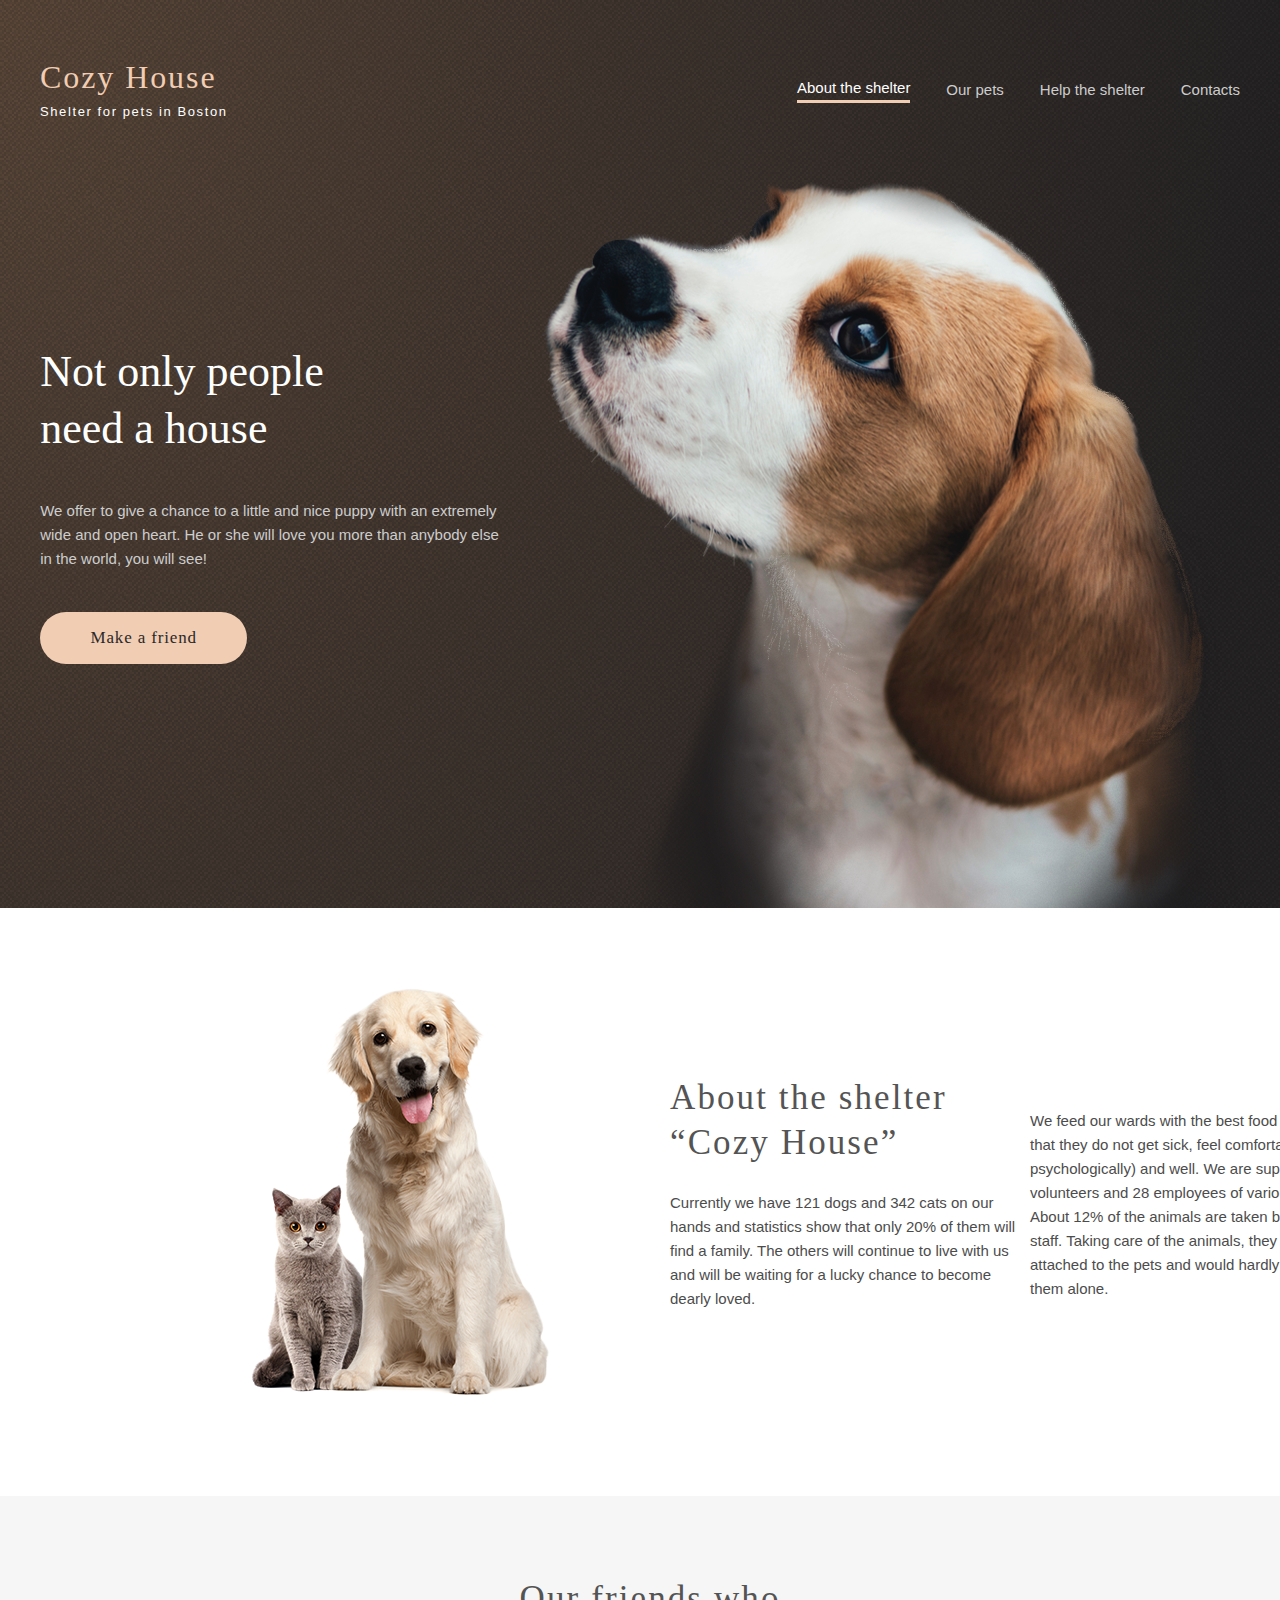
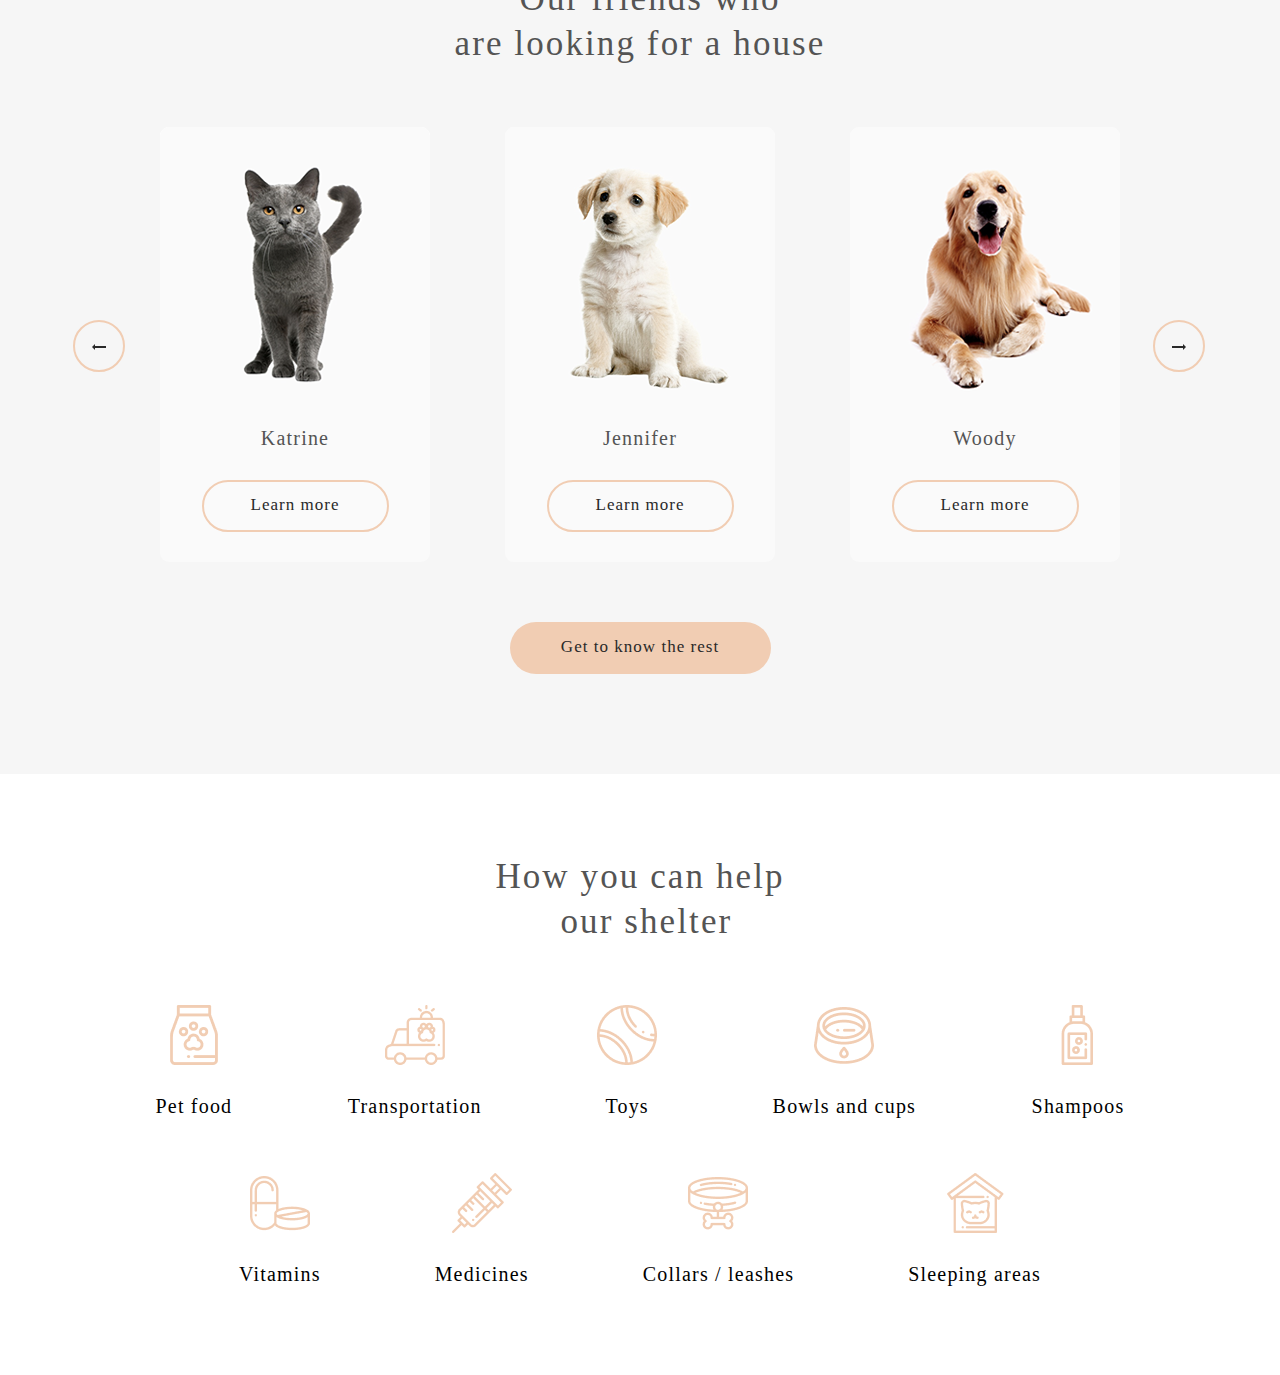
<file: index.html>
<!DOCTYPE html>
<html lang="en">
<head>
    <meta charset="UTF-8">
    <meta name="viewport" content="width=device-width, initial-scale=1.0">
    <meta http-equiv="refresh" content="0; URL=pages/main/main.html">
    <title>Redirect page</title>
</head>
<body>
<p>Redirecting to the Shelter main page...</p>
</body>
</html>
</file>
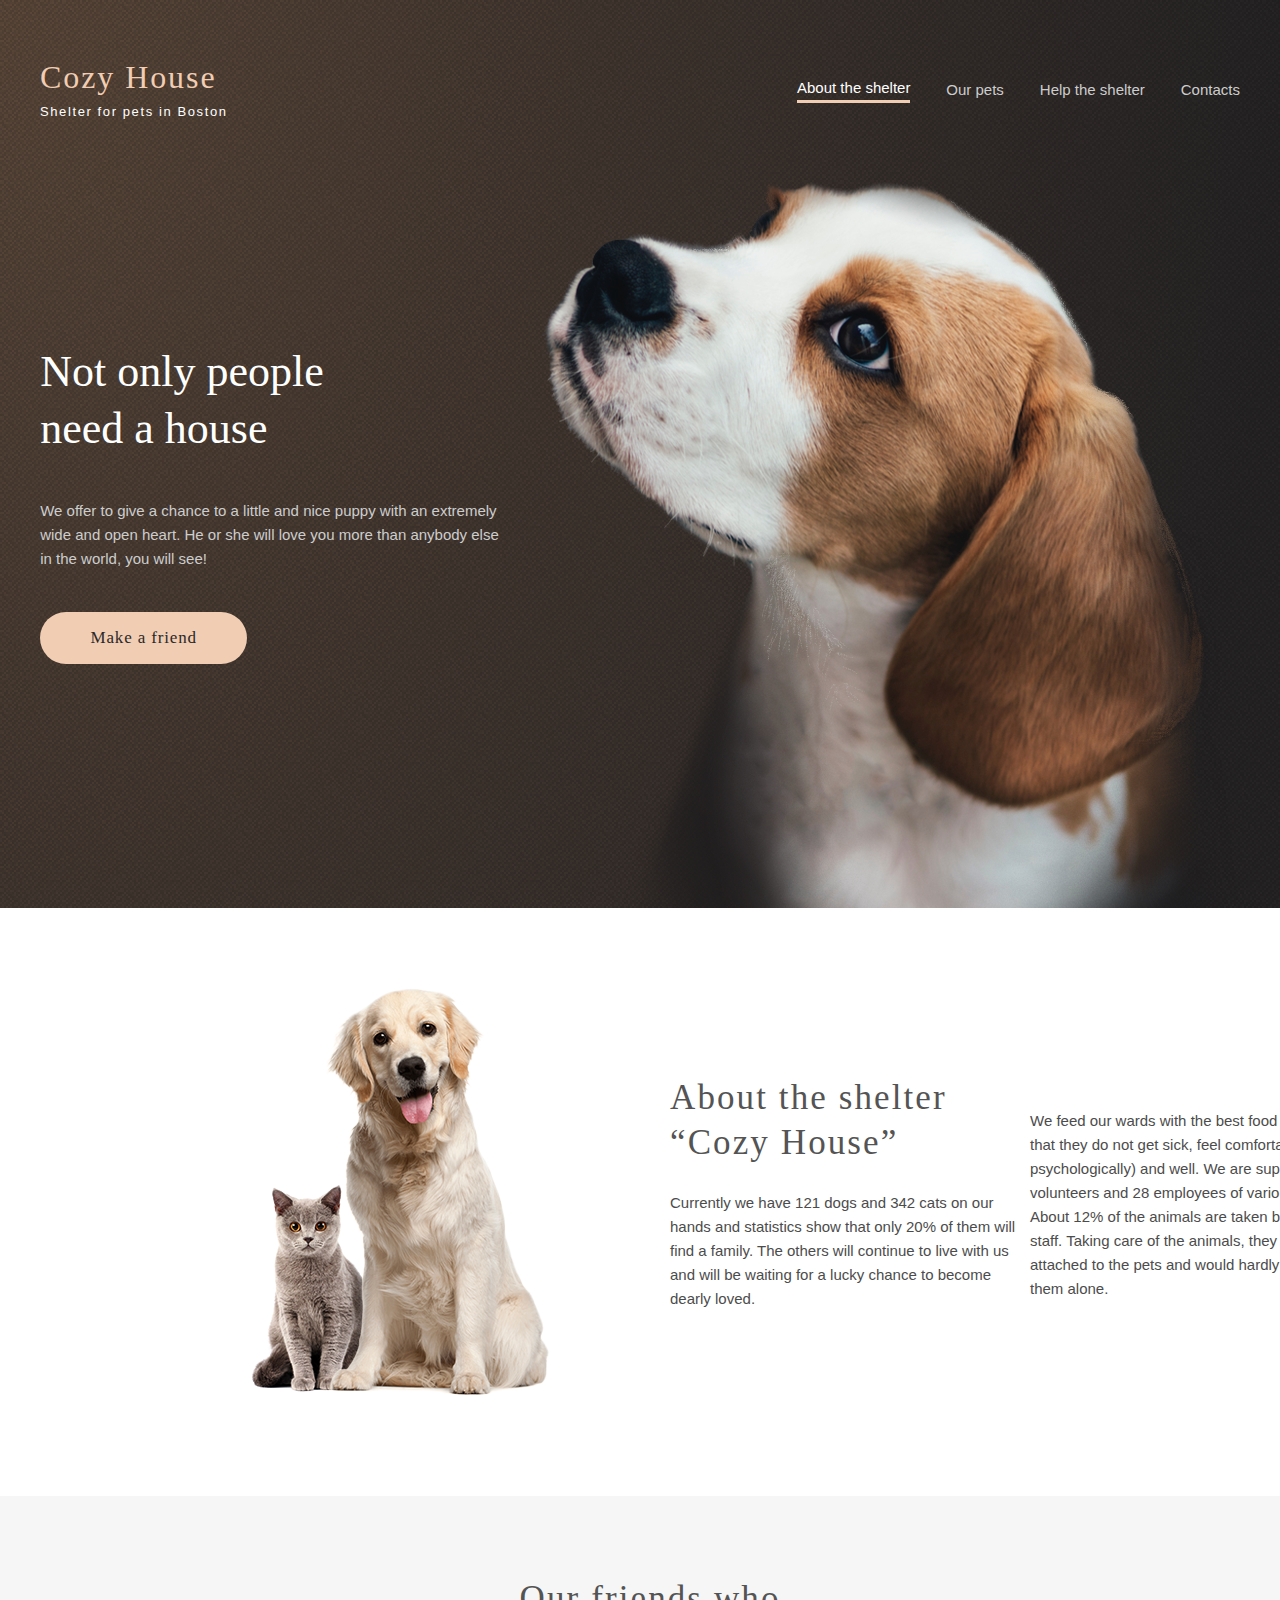
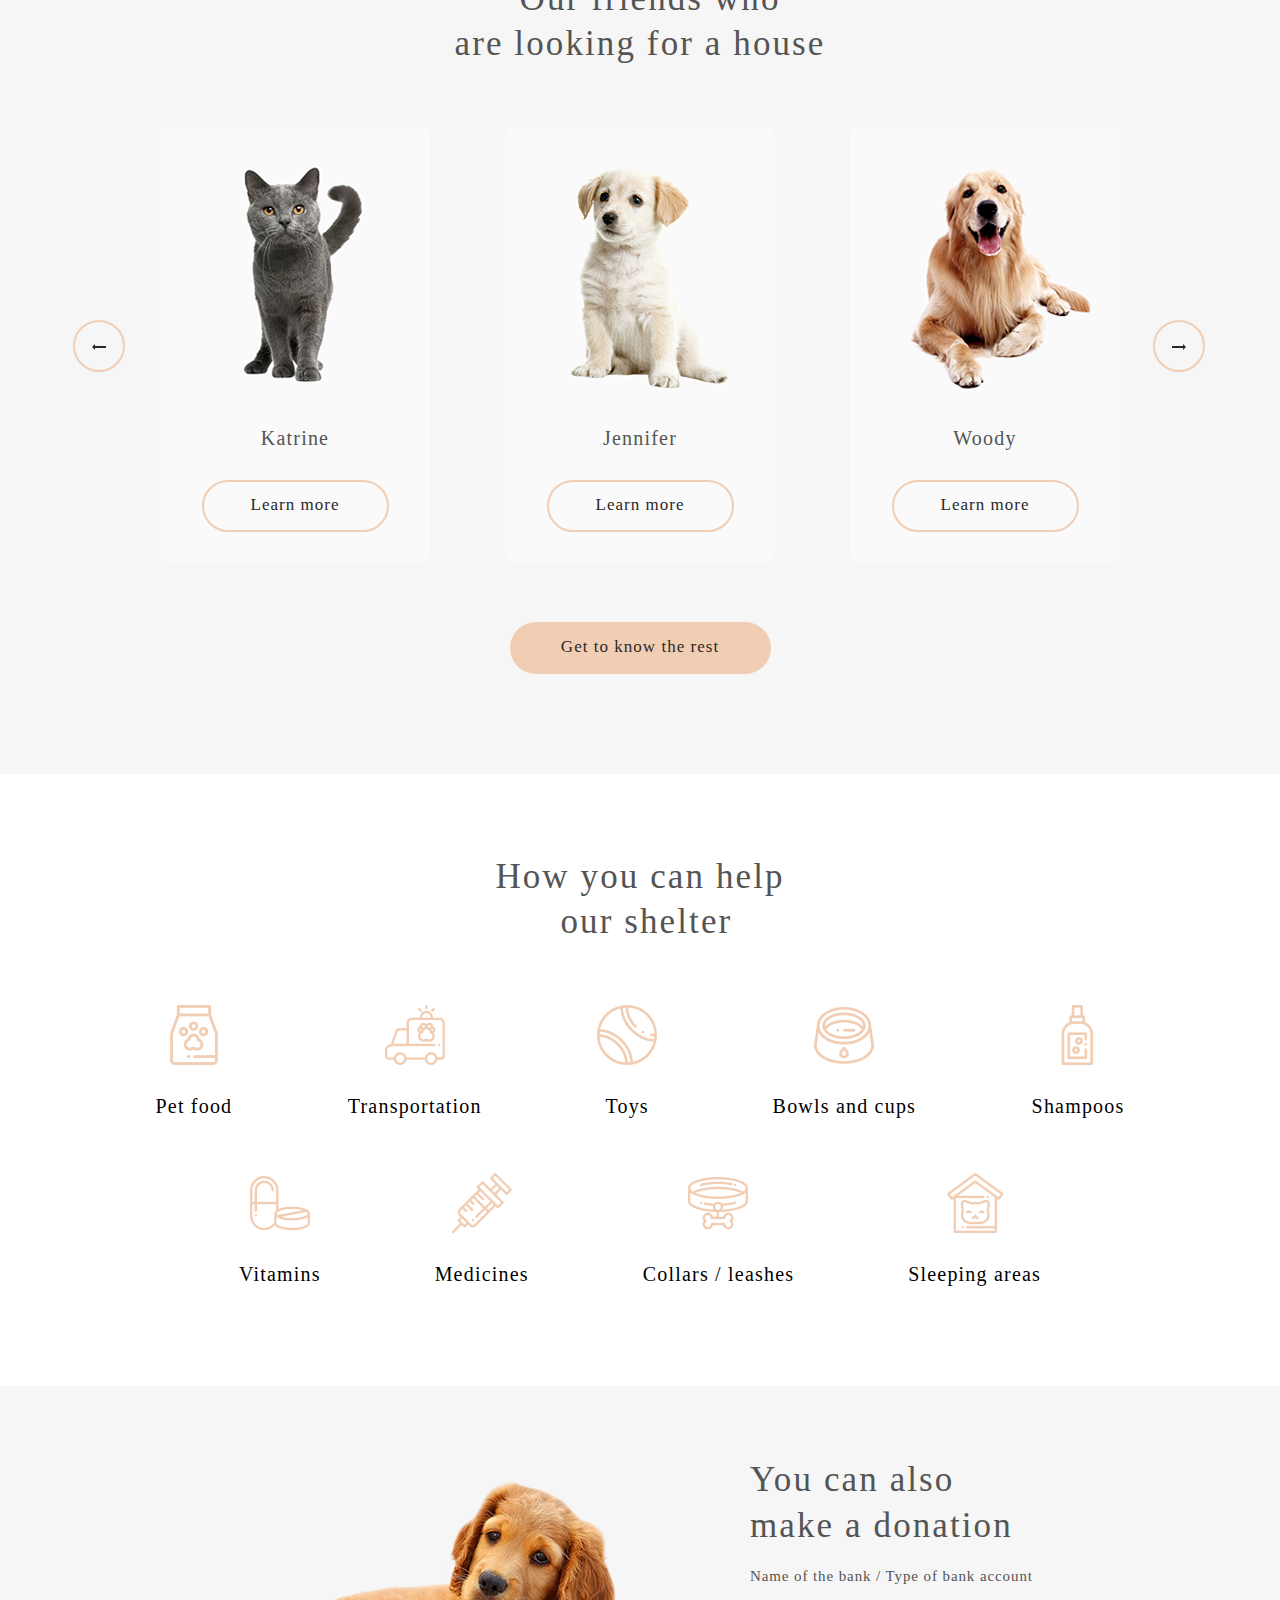
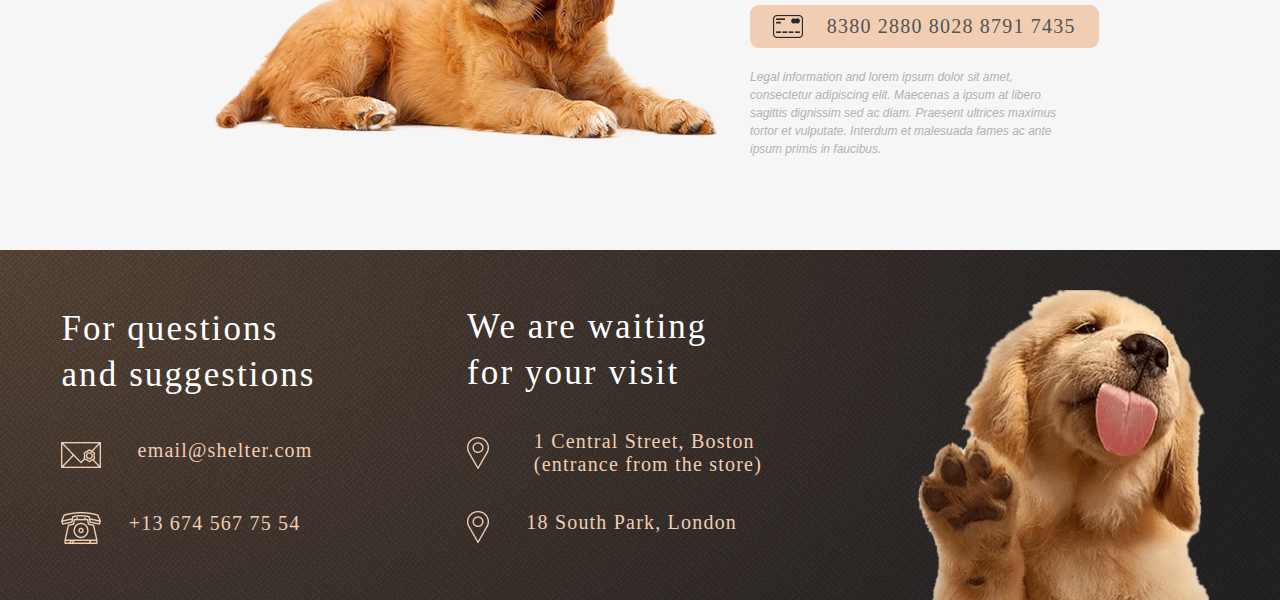
<file: pages/main/main.html>
<!DOCTYPE html>
<html lang="en">
<head>
    <meta charset="UTF-8">
    <meta name="viewport" content="width=device-width, initial-scale=1.0">
    <title>Shelter</title>
    <link rel="stylesheet" href="main.css">
</head>
<body>
    <div class="header-hero-wrapper">
        <header class="header">
            <div class="wrapper">
                <div class="logo">
                    <div class="logo__title">
                        <h1>Cozy House</h1>
                    </div>
                    <div class="logo__subtitle">
                        Shelter for pets in Boston
                    </div>
                </div>
                <nav class="menu">
                    <ul class="list">
                       <li class="list__item">
                            <a href="#" class="list__link list__link_active">
                               About the shelter
                            </a>
                        </li>
                       <li class="list__item">
                            <a href="../pets/pets.html" class="list__link list__link_disabled">
                               Our pets
                            </a>
                        </li>
                       <li class="list__item">
                           <a href="#" class="list__link list__link_disabled">
                               Help the shelter
                            </a>
                        </li>
                       <li class="list__item">
                          <a href="#" class="list__link list__link_disabled">
                              Contacts</a>
                        </li> 
                    </ul>
                </nav>
            </div>
        </header>
        <main class="main">
           <div class="wrapper">
              <div class="hero">
                <div class="hero-content">
                    <h2 class="hero-title">
                        Not only people need a house
                    </h2>
                    <p class="hero-subtitle">
                        We offer to give a chance to a little and nice puppy with an extremely<br> wide and open heart. He or she will love you more than anybody else<br> in the world, you will see! 
                    </p>
                    <button type="button" class="hero-button">
                        <a href="#">Make a friend</a>
                    </button>
                </div>
                <img src="../../assets/images/start-screen-puppy.png" alt="puppy" class="hero__image">
                </div>
              </div>
        </main>
    </div>
   <div class="cozy-house">
       <div class="shelter-content">
            <h2 class="about">
                About the shelter<br> “Cozy House”
            </h2>
            <p class="currently">
                Currently we have 121 dogs and 342 cats on our hands and statistics show that only 20% of them will find a family. The others will continue to live with us and will be waiting for a lucky chance to become dearly loved.
            </p>
            <p class="feed ">
                We feed our wards with the best food and make sure that they do not get sick, feel comfortable (including psychologically) and well. We are supported by 87 volunteers and 28 employees of various skill levels. About 12% of the animals are taken by the shelter staff. Taking care of the animals, they become attached to the pets and would hardly ever leave them alone.
            </p>
       </div>
       <img src="../../assets/images/about-pets.png" width="300px" height="408px" class="pets">
   </div>
   <div class="friends">
            <pre class="our__friends">      Our friends who
are looking for a house</pre>
           <div class="cards">
            <div class="card1">
                <img src="../../assets/images/pets-katrine.png" alt="katrine">
                <p>Katrine</p>
                <button type="button" class="katrine">
                    <a href="#" class="learn">
                        Learn more
                    </a>
                </button>
            </div>
            <div class="card2">
                <img src="../../assets/images/pets-jennifer.png" alt="jenifer">
                <p>Jennifer</p>
                <button type="button" class="jenifer">
                    <a href="#" class="learn">
                        Learn more
                    </a>
                </button>
            </div>
            <div class="card3">
                <img src="../../assets/images/pets-woody.png" alt="woody">
                <p>Woody</p>
                <button type="button" class="woody">
                    <a href="#" class="learn">
                        Learn more
                    </a>
                </button>
            </div>
        </div>
    <div class="arrows">
      <button type="button" class="leftarw">
          <a href="#">
            <img src="../../assets/icons/Arrowl.png" alt="arrow">
          </a>
      </button>
      <button type="button" class="rightarw">
        <a href="#">
            <img src="../../assets/icons/Arrowr.png" alt="arrow">
        </a>
      </button>
    </div>
    <div class="rest">
        <button type="button" class="get-btn">
           <a href="#">Get to know the rest</a>
        </button>
    </div>    
  </div>
  <div class="help">
      <pre class="you__can">How you can help
      our shelter</pre>
       <div class="help-content">
            <div class="needp1">
                <div class="food">
                    <img src="../../assets/icons/icon-pet-food.png" alt="food">
                    <p>Pet food</p>
                </div>
                <div class="transport">
                    <img src="../../assets/icons/icon-transportation.png" alt="trans">
                    <p>Transportation</p>
                </div>
                <div class="toys">
                    <img src="../../assets/icons/icon-toys.png" alt="toy">
                    <p>Toys</p>
                </div>
                <div class="bowl">
                    <img src="../../assets/icons/icon-bowls-and-cups.png" alt="bowls">
                    <p>Bowls and cups</p>
                </div>
                <div class="shampoo">
                    <img src="../../assets/icons/icon-shampoos.png" alt="shampoo">
                    <p>Shampoos</p>
                </div>
            </div>
            <div class="needp2">
                <div class="vitamins">
                    <img src="../../assets/icons/icon-vitamins.png" alt="vitamin">
                    <p>Vitamins</p>
                </div>
                <div class="medicines">
                    <img src="../../assets/icons/icon-medicines.png" alt="medicine">
                    <p>Medicines</p>
                </div>
                <div class="collars">
                    <img src="../../assets/icons/icon-collars-leashes.png" alt="collar">
                    <p>Collars / leashes</p>
                </div>
                <div class="sleeps">
                    <img src="../../assets/icons/icon-sleeping-area.png" alt="area">
                    <p>Sleeping areas</p>
                </div>
            </div>
      </div>    
  </div>
      <div class="donation__content">
          <div class="donation__info">
              <h2 class="donate">
                  You can also<br> make a donation
              </h2>
              <p class="bank">Name of the bank / Type of bank account</p>
              <div class="card__number">
                  <img src="../../assets/icons/credit-card.png" alt="credit-card">
                  <h4>8380 2880 8028 8791 7435</h4>
            </div>
            <p class="legal">Legal information and lorem ipsum dolor sit amet, consectetur adipiscing elit.
                Maecenas a ipsum at libero sagittis dignissim sed ac diam. 
                Praesent ultrices maximus tortor et vulputate. 
                Interdum et malesuada fames ac ante ipsum primis in faucibus.</p>
          </div>
          <img src="../../assets/images/donation-dog.png" alt="donate" class="browny" width="505px" height="261px">
      </div>
  <footer>
      <div class="footer__content">
          <div class="contacts">
            <h3 class="question">
                For questions<br>and suggestions
            </h3>
            <div class="email">
                <img src="../../assets/icons/icon-email.png" alt="mail">
                <p>email@shelter.com</p>
            </div>
            <div class="phone">
                <img src="../../assets/icons/icon-phone.png" alt="phone">
                <p>+13 674 567 75 54</p>
            </div>
          </div>
          <div class="location">
            <h3 class="visit">
                We are waiting<br> for your visit
            </h3>
            <div class="boston">
                <img src="../../assets/icons/icon-marker.png" alt="marker">
                <p>1 Central Street, Boston<br> (entrance from the store)</p>
            </div>
            <div class="london">
                <img src="../../assets/icons/icon-marker.png" alt="marker">
                <p>18 South Park, London</p>
            </div>
            </div>
          <img src="../../assets/images/footer-puppy.png" alt="puppyf" class="puppyf">
      </div>
  </footer>
</body>
</html>
</file>
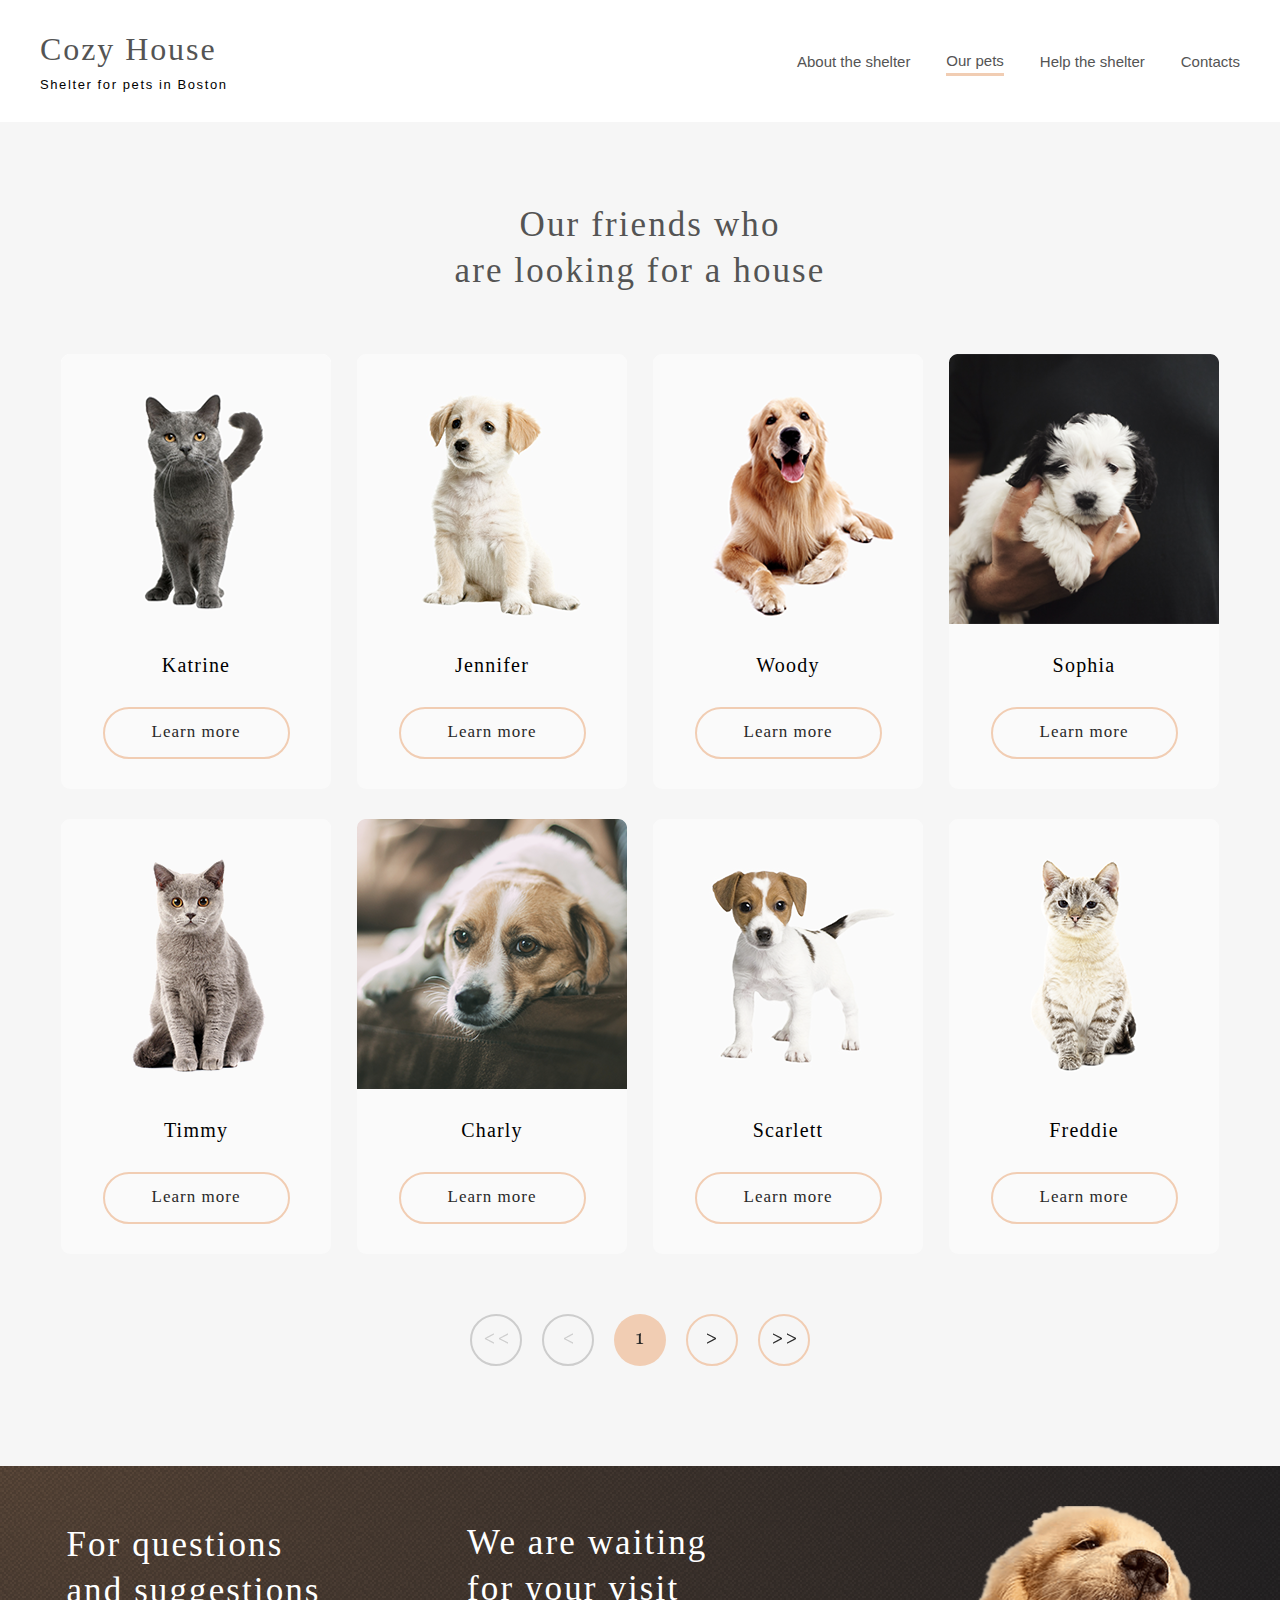
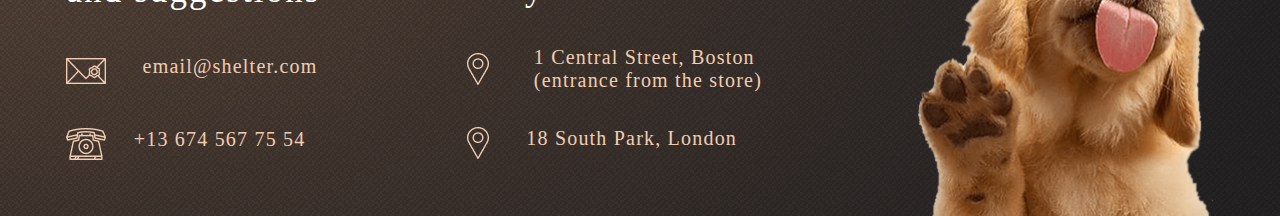
<file: pages/pets/pets.html>
<!DOCTYPE html>
<html lang="en">
<head>
    <meta charset="UTF-8">
    <meta name="viewport" content="width=device-width, initial-scale=1.0">
    <title>Our pets</title>
    <link rel="stylesheet" href="pets.css">
    <script src="pets.js"></script>
</head>
<body>
    <div class="header-pets-wrapper">
        <header class="header">
            <div class="logo">
                <div class="logo__title">
                    <h1>Cozy House</h1>
                </div>
                <div class="logo__subtitle">
                    Shelter for pets in Boston
                </div>
            </div>    
                <nav class="menu" id="main-menu">
                    <button class="menu-toggle" id="toggle-menu"></button> 
                    <div class="menu-dropdown">
                    <ul class="nav-menu">
                       <li class="nav__item">
                            <a href="../main/main.html" class="nav__link nav__link_disabled">
                               About the shelter
                            </a>
                        </li>
                       <li class="nav__item">
                            <a href="#" class="nav__link nav__link_active">
                               Our pets
                            </a>
                        </li>
                       <li class="nav__item">
                           <a href="#" class="nav__link nav__link_disabled">
                               Help the shelter
                            </a>
                        </li>
                       <li class="nav__item">
                          <a href="#" class="nav__link nav__link_disabled">
                              Contacts</a>
                        </li> 
                    </ul>
                  </div>  
                </nav>
        </header>
    </div>
    <div class="our__pets">
        <pre class="friends">
      Our friends who
are looking for a house
        </pre>
        <div class="pets__content">
                <div class="card1">
                    <img src="../../assets/images/pets-katrine.png" alt="katrine">
                    <p class="pets-name">Katrine</p>
                    <button type="button" class="learn_more">
                        <a href="#" class="learn">
                        Learn more
                        </a>
                    </button>
                </div>
                <div class="card2">
                    <img src="../../assets/images/pets-jennifer.png" alt="jenifer">
                    <p class="pets-name">Jennifer</p>
                    <button type="button" class="learn_more">
                        <a href="#" class="learn">
                        Learn more
                        </a>
                    </button>
                </div>
                <div class="card3">
                    <img src="../../assets/images/pets-woody.png" alt="woody">
                    <p class="pets-name">Woody</p>
                    <button type="button" class="learn_more">
                        <a href="#" class="learn">
                        Learn more
                        </a>
                    </button>
                </div>  
                <div class="card4">
                    <img src="../../assets/images/pets-sophia.png" alt="sophia">
                    <p class="pets-name">Sophia</p>
                    <button type="button" class="learn_more">
                        <a href="#" class="learn">
                        Learn more
                        </a>
                    </button>
                </div>    
                <div class="card5">
                    <img src="../../assets/images/pets-timmy.png" alt="timmy">
                    <p class="pets-name">Timmy</p>
                    <button type="button" class="learn_more">
                        <a href="#" class="learn">
                        Learn more
                        </a>
                    </button>
                </div>
                <div class="card6">
                    <img src="../../assets/images/pets-charly.png" alt="charly">
                    <p class="pets-name">Charly</p>
                    <button type="button" class="learn_more">
                        <a href="#" class="learn">
                        Learn more
                        </a>
                    </button>
                </div>
                <div class="card7">
                    <img src="../../assets/images/pets-scarlet.png" alt="scarlett">
                    <p class="pets-name">Scarlett</p>
                    <button type="button" class="learn_more">
                        <a href="#" class="learn">
                        Learn more
                        </a>
                    </button>
                </div>
                <div class="card8">
                    <img src="../../assets/images/pets-freddie.png" alt="freddie">
                    <p class="pets-name">Freddie</p>
                    <button type="button" class="learn_more">
                        <a href="#" class="learn">
                        Learn more
                        </a>
                    </button>
                </div>
            </div>
            <div class="buttons">
                <div class="navigation">
                    <button type="button" class="previous2">
                        <a href="#">
                            <img src="../../assets/icons/previous2.png">
                        </a>
                    </button>
                    <button type="button" class="previous">
                        <a href="#">
                            <img src="../../assets/icons/previous.png">
                        </a>
                    </button>
                    <button type="button" class="page">
                        <a href="#">
                            <img src="../../assets/icons/1.png">
                        </a>
                    </button>
                    <button type="button" class="next">
                        <a href="#">
                            <img src="../../assets/icons/next.png">
                        </a>
                    </button>
                    <button type="button" class="next2">
                        <a href="#">
                            <img src="../../assets/icons/next2.png">
                        </a>
                    </button>
                </div>    
            </div>   
        </div>  
        <footer>
            <div class="footer__content">
                <div class="contacts">
                  <h3 class="question">
                      For questions<br>and suggestions
                  </h3>
                  <div class="email">
                      <img src="../../assets/icons/icon-email.png" alt="mail">
                      <p>email@shelter.com</p>
                  </div>
                  <div class="phone">
                      <img src="../../assets/icons/icon-phone.png" alt="phone">
                      <p>+13 674 567 75 54</p>
                  </div>
                </div>
                <div class="location">
                  <h3 class="visit">
                      We are waiting<br> for your visit
                  </h3>
                  <div class="boston">
                      <img src="../../assets/icons/icon-marker.png" alt="marker">
                      <p>1 Central Street, Boston<br> (entrance from the store)</p>
                  </div>
                  <div class="london">
                      <img src="../../assets/icons/icon-marker.png" alt="marker">
                      <p>18 South Park, London</p>
                  </div>
                  </div>
                <img src="../../assets/images/footer-puppy.png" alt="puppyf" class="puppyf">
            </div>
        </footer>  
</body>
</html>
</file>
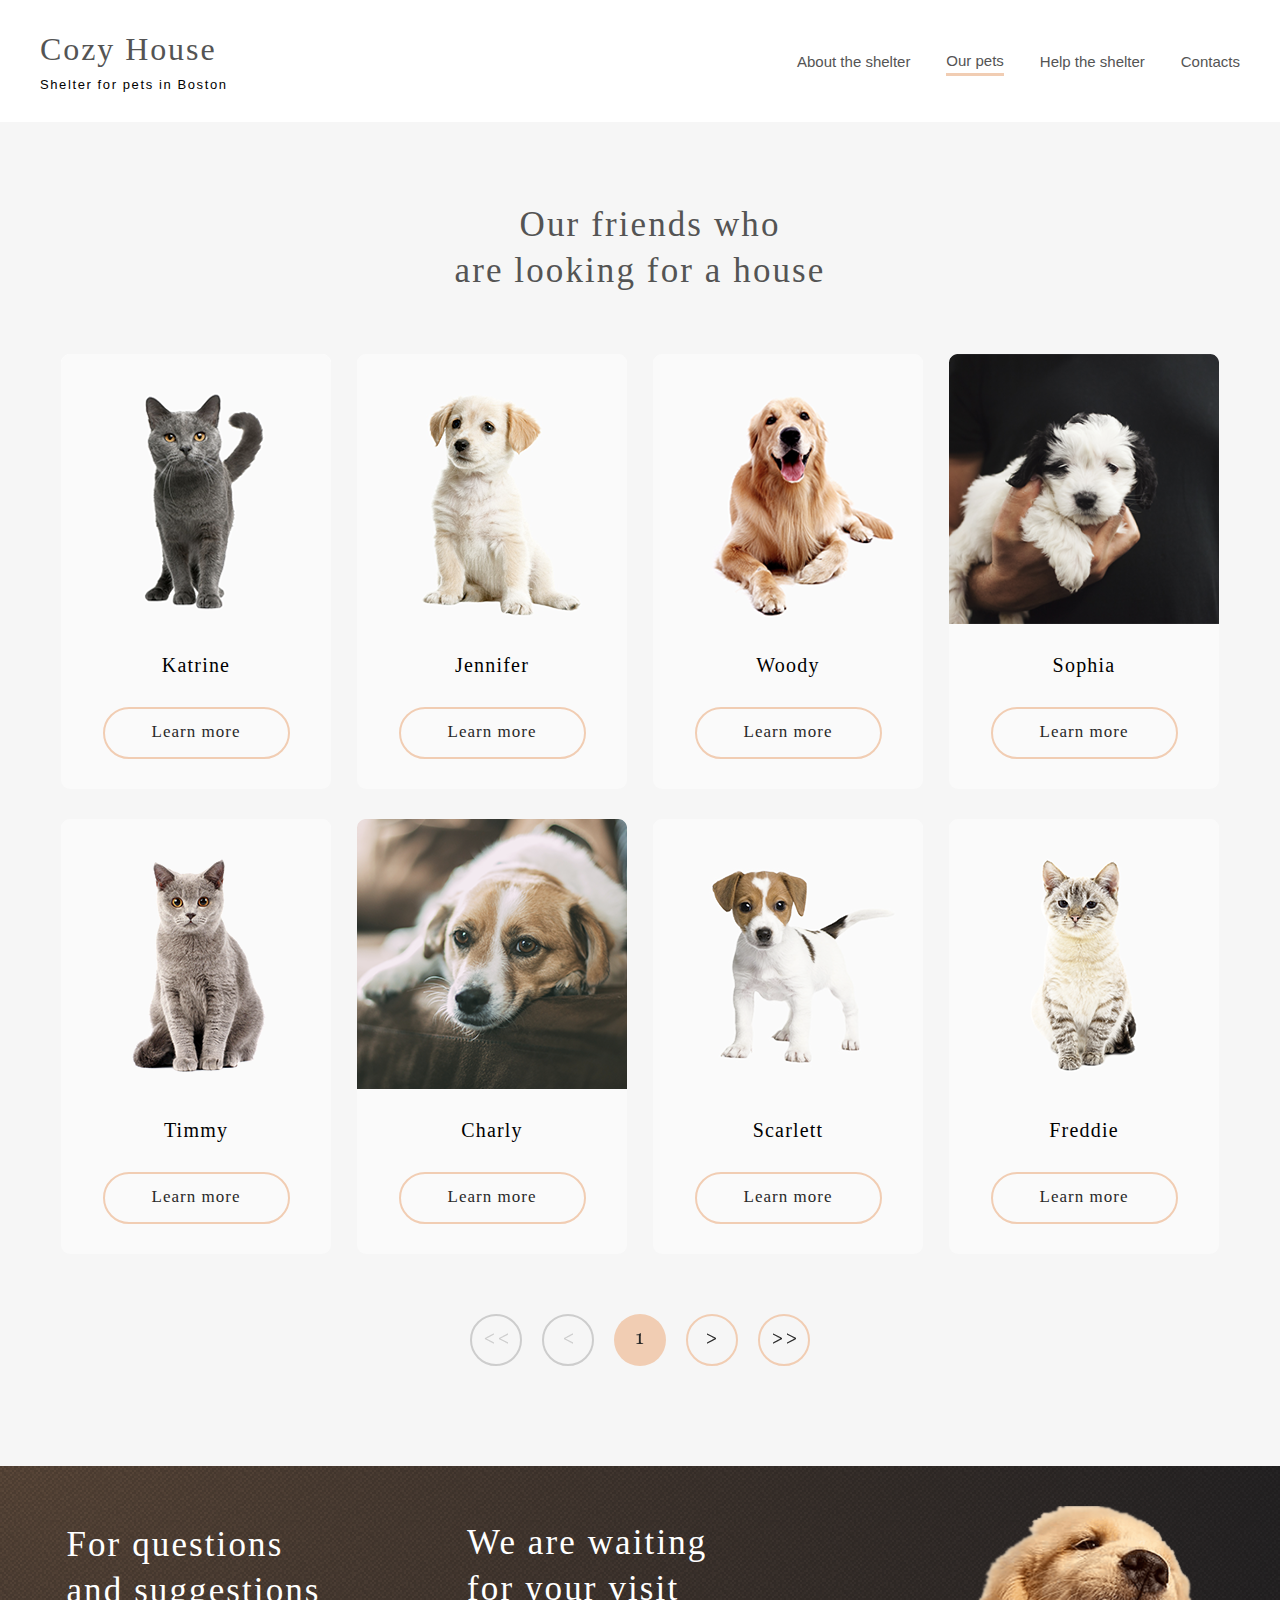
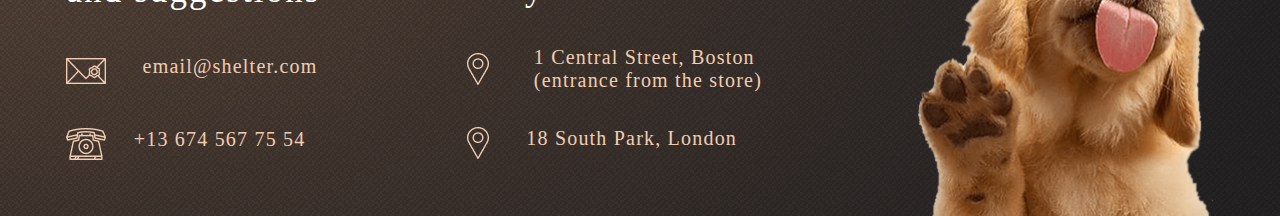
<file: shelter/pages/pets/pets.html>
<!DOCTYPE html>
<html lang="en">
<head>
    <meta charset="UTF-8">
    <meta name="viewport" content="width=device-width, initial-scale=1.0">
    <title>Our pets</title>
    <link rel="stylesheet" href="pets.css">
    <script src="pets.js"></script>
</head>
<body>
    <div class="header-pets-wrapper">
        <header class="header">
            <div class="logo">
                <div class="logo__title">
                    <h1>Cozy House</h1>
                </div>
                <div class="logo__subtitle">
                    Shelter for pets in Boston
                </div>
            </div>    
                <nav class="menu" id="main-menu">
                    <button class="menu-toggle" id="toggle-menu"></button> 
                    <div class="menu-dropdown">
                    <ul class="nav-menu">
                       <li class="nav__item">
                            <a href="#" class="nav__link nav__link_disabled">
                               About the shelter
                            </a>
                        </li>
                       <li class="nav__item">
                            <a href="#" class="nav__link nav__link_active">
                               Our pets
                            </a>
                        </li>
                       <li class="nav__item">
                           <a href="#" class="nav__link nav__link_disabled">
                               Help the shelter
                            </a>
                        </li>
                       <li class="nav__item">
                          <a href="#" class="nav__link nav__link_disabled">
                              Contacts</a>
                        </li> 
                    </ul>
                  </div>  
                </nav>
        </header>
    </div>
    <div class="our__pets">
        <pre class="friends">
      Our friends who
are looking for a house
        </pre>
        <div class="pets__content">
                <div class="card1">
                    <img src="../../assets/images/pets-katrine.png" alt="katrine">
                    <p class="pets-name">Katrine</p>
                    <button type="button" class="learn_more">
                        <a href="#" class="learn">
                        Learn more
                        </a>
                    </button>
                </div>
                <div class="card2">
                    <img src="../../assets/images/pets-jennifer.png" alt="jenifer">
                    <p class="pets-name">Jennifer</p>
                    <button type="button" class="learn_more">
                        <a href="#" class="learn">
                        Learn more
                        </a>
                    </button>
                </div>
                <div class="card3">
                    <img src="../../assets/images/pets-woody.png" alt="woody">
                    <p class="pets-name">Woody</p>
                    <button type="button" class="learn_more">
                        <a href="#" class="learn">
                        Learn more
                        </a>
                    </button>
                </div>  
                <div class="card4">
                    <img src="../../assets/images/pets-sophia.png" alt="sophia">
                    <p class="pets-name">Sophia</p>
                    <button type="button" class="learn_more">
                        <a href="#" class="learn">
                        Learn more
                        </a>
                    </button>
                </div>    
                <div class="card5">
                    <img src="../../assets/images/pets-timmy.png" alt="timmy">
                    <p class="pets-name">Timmy</p>
                    <button type="button" class="learn_more">
                        <a href="#" class="learn">
                        Learn more
                        </a>
                    </button>
                </div>
                <div class="card6">
                    <img src="../../assets/images/pets-charly.png" alt="charly">
                    <p class="pets-name">Charly</p>
                    <button type="button" class="learn_more">
                        <a href="#" class="learn">
                        Learn more
                        </a>
                    </button>
                </div>
                <div class="card7">
                    <img src="../../assets/images/pets-scarlet.png" alt="scarlett">
                    <p class="pets-name">Scarlett</p>
                    <button type="button" class="learn_more">
                        <a href="#" class="learn">
                        Learn more
                        </a>
                    </button>
                </div>
                <div class="card8">
                    <img src="../../assets/images/pets-freddie.png" alt="freddie">
                    <p class="pets-name">Freddie</p>
                    <button type="button" class="learn_more">
                        <a href="#" class="learn">
                        Learn more
                        </a>
                    </button>
                </div>
            </div>
            <div class="buttons">
                <div class="navigation">
                    <button type="button" class="previous2">
                        <a href="#">
                            <img src="../../assets/icons/previous2.png">
                        </a>
                    </button>
                    <button type="button" class="previous">
                        <a href="#">
                            <img src="../../assets/icons/previous.png">
                        </a>
                    </button>
                    <button type="button" class="page">
                        <a href="#">
                            <img src="../../assets/icons/1.png">
                        </a>
                    </button>
                    <button type="button" class="next">
                        <a href="#">
                            <img src="../../assets/icons/next.png">
                        </a>
                    </button>
                    <button type="button" class="next2">
                        <a href="#">
                            <img src="../../assets/icons/next2.png">
                        </a>
                    </button>
                </div>    
            </div>   
        </div>  
        <footer>
            <div class="footer__content">
                <div class="contacts">
                  <h3 class="question">
                      For questions<br>and suggestions
                  </h3>
                  <div class="email">
                      <img src="../../assets/icons/icon-email.png" alt="mail">
                      <p>email@shelter.com</p>
                  </div>
                  <div class="phone">
                      <img src="../../assets/icons/icon-phone.png" alt="phone">
                      <p>+13 674 567 75 54</p>
                  </div>
                </div>
                <div class="location">
                  <h3 class="visit">
                      We are waiting<br> for your visit
                  </h3>
                  <div class="boston">
                      <img src="../../assets/icons/icon-marker.png" alt="marker">
                      <p>1 Central Street, Boston<br> (entrance from the store)</p>
                  </div>
                  <div class="london">
                      <img src="../../assets/icons/icon-marker.png" alt="marker">
                      <p>18 South Park, London</p>
                  </div>
                  </div>
                <img src="../../assets/images/footer-puppy.png" alt="puppyf" class="puppyf">
            </div>
        </footer>  
</body>
</html>
</file>
<file: pages/main/main.css>
:root {
  font-size: 16px;
}

* {
  margin: 0;
  padding: 0;
  -webkit-box-sizing: border-box;
  -o-box-sizing: border-box;
  box-sizing: border-box;
  text-decoration: none;
}

.wrapper {
  display: -webkit-box;
  display: -ms-flexbox;
  display: flex;
  margin: 0 auto;
  max-width: 75rem;
  -webkit-box-pack: justify;
      -ms-flex-pack: justify;
          justify-content: space-between;
}

.header {
  width: 100%;
  padding: 60px 40px 0px 40px;
}

.menu {
  width: 443px;
  display: -webkit-box;
  display: -ms-flexbox;
  display: flex;
}

.logo {
  display: -webkit-box;
  display: -ms-flexbox;
  display: flex;
  -webkit-box-orient: vertical;
  -webkit-box-direction: normal;
      -ms-flex-direction: column;
          flex-direction: column;
}

.logo__title h1 {
  color: #f1cdb3;
  font-family: Georgia;
  font-size: 2rem;
  font-weight: 400;
  letter-spacing: 0.12rem;
  line-height: 110%;
}

.logo__subtitle {
  margin-top: 10px;
  text-align: center;
  color: #ffffff;
  font-family: Arial;
  font-size: 0.8125rem;
  letter-spacing: 0.1rem;
  line-height: 110%;
}

menu {
  display: -webkit-box;
  display: -ms-flexbox;
  display: flex;
}

.list {
  display: -webkit-box;
  display: -ms-flexbox;
  display: flex;
  -webkit-box-pack: justify;
      -ms-flex-pack: justify;
          justify-content: space-between;
  width: 100%;
  list-style-type: none;
}

.list__item {
  display: -webkit-box;
  display: -ms-flexbox;
  display: flex;
  -webkit-box-align: center;
      -ms-flex-align: center;
          align-items: center;
}

.list__link {
  color: #ffffff;
  font-family: Arial;
  font-size: 0.9375rem;
  font-weight: 400;
  line-height: 160%;
  text-decoration: none;
}

.list__link:hover {
  color: #ffffff;
}

.list__link_active {
  border-bottom: solid 3px #f1cdb3;
}

.list__link_active:hover {
  border-bottom: none;
}

.list__link_disabled {
  color: #cdcdcd;
}

.main {
  display: -webkit-box;
  display: -ms-flexbox;
  display: flex;
  padding-top: 60px;
}

.header-hero-wrapper {
  background: url("../../assets/images/noise_transparent@2x.png"), radial-gradient(100% 215.42% at 0% 0%, #5B483A 0%, #262425 100%), #211F20;
}

.hero {
  display: -webkit-box;
  display: -ms-flexbox;
  display: flex;
}

.hero-content {
  display: -webkit-box;
  display: -ms-flexbox;
  display: flex;
  -webkit-box-orient: vertical;
  -webkit-box-direction: normal;
      -ms-flex-direction: column;
          flex-direction: column;
  -webkit-box-pack: center;
      -ms-flex-pack: center;
          justify-content: center;
  padding-bottom: 80px;
  margin-right: 43px;
}

.hero-title {
  color: #ffffff;
  font-family: Georgia;
  font-size: 2.75rem;
  font-weight: 400;
  line-height: 130%;
  max-width: 19.375rem;
}

.hero-subtitle {
  margin-top: 2.625rem;
  color: #cdcdcd;
  font-family: Arial;
  font-size: 15px;
  line-height: 160%;
  font-weight: 400;
}

.hero-button {
  margin-top: 41px;
  background-color: #f1cdb3;
  padding: 15px 45px;
  width: 207px;
  height: 52px;
  border-radius: 100px;
  border: none;
}

.hero-button a {
  color: #292929;
  font-family: Georgia;
  font-size: 1.0625rem;
  line-height: 130%;
  letter-spacing: 0.05em;
  text-decoration: none;
}

.hero-button a:hover {
  color: #ffffff;
}

.cozy-house {
  display: -webkit-box;
  display: -ms-flexbox;
  display: flex;
  height: 36.75rem;
}

.shelter-content {
  display: -webkit-box;
  display: -ms-flexbox;
  display: flex;
  -webkit-box-orient: vertical;
  -webkit-box-direction: normal;
      -ms-flex-direction: column;
          flex-direction: column;
  -webkit-box-pack: center;
      -ms-flex-pack: center;
          justify-content: center;
  -webkit-box-align: start;
      -ms-flex-align: start;
          align-items: flex-start;
  -ms-flex-wrap: wrap;
      flex-wrap: wrap;
  -webkit-box-ordinal-group: 3;
      -ms-flex-order: 2;
          order: 2;
  height: 23.75rem;
  margin-left: 7.5rem;
  margin-right: 15.625rem;
  margin-top: 5.9375rem;
}

.about {
  font-family: Georgia;
  font-weight: 400;
  font-size: 2.1875rem;
  line-height: 130%;
  color: #545454;
  margin-bottom: 1.5625rem;
  letter-spacing: 0.06em;
}

.currently {
  font-family: Arial;
  font-weight: 400;
  font-size: 0.9375rem;
  line-height: 160%;
  color: #4c4c4c;
}

.feed {
  margin-top: 25px;
  font-family: Arial;
  font-weight: 400;
  font-size: 0.9375rem;
  line-height: 160%;
  color: #4c4c4c;
}

.pets {
  margin-top: 5rem;
  margin-left: 15.625rem;
  -webkit-box-ordinal-group: 2;
      -ms-flex-order: 1;
          order: 1;
}

.friends {
  background-color: #f6f6f6;
}

.our__friends {
  display: -webkit-box;
  display: -ms-flexbox;
  display: flex;
  -webkit-box-orient: horizontal;
  -webkit-box-direction: normal;
      -ms-flex-direction: row;
          flex-direction: row;
  -webkit-box-pack: center;
      -ms-flex-pack: center;
          justify-content: center;
  padding-top: 80px;
  font-family: Georgia;
  font-weight: 400;
  font-size: 35px;
  letter-spacing: 0.06em;
  line-height: 130%;
  color: #545454;
  width: auto;
}

.cards {
  display: -webkit-box;
  display: -ms-flexbox;
  display: flex;
  -webkit-box-orient: horizontal;
  -webkit-box-direction: normal;
      -ms-flex-direction: row;
          flex-direction: row;
  -webkit-box-pack: space-evenly;
      -ms-flex-pack: space-evenly;
          justify-content: space-evenly;
  margin-top: 60px;
  margin-left: 85px;
  margin-right: 85px;
  -ms-flex-wrap: wrap;
      flex-wrap: wrap;
}

.card1 {
  display: -webkit-box;
  display: -ms-flexbox;
  display: flex;
  -webkit-box-orient: vertical;
  -webkit-box-direction: normal;
      -ms-flex-direction: column;
          flex-direction: column;
  -webkit-box-pack: justify;
      -ms-flex-pack: justify;
          justify-content: space-between;
  text-align: center;
  -webkit-box-align: center;
      -ms-flex-align: center;
          align-items: center;
  width: 270px;
  height: 435px;
  background: #fafafa;
  border-radius: 9px;
  padding: 0;
}

.card1 p {
  font-family: Georgia;
  font-weight: 400;
  font-size: 20px;
  line-height: 23px;
  letter-spacing: 0.06em;
  color: #545454;
}

.card1 .katrine {
  margin-bottom: 30px;
  width: 187px;
  height: 52px;
  border: 2px solid #f1cdb3;
  background: #fafafa;
  border-radius: 100px;
}

.katrine a {
  font-family: Georgia;
  font-weight: 400;
  font-size: 17px;
  line-height: 130%;
  color: #292929;
  letter-spacing: 0.06em;
  text-decoration: none;
}

.card2 {
  display: -webkit-box;
  display: -ms-flexbox;
  display: flex;
  -webkit-box-orient: vertical;
  -webkit-box-direction: normal;
      -ms-flex-direction: column;
          flex-direction: column;
  -webkit-box-pack: justify;
      -ms-flex-pack: justify;
          justify-content: space-between;
  text-align: center;
  -webkit-box-align: center;
      -ms-flex-align: center;
          align-items: center;
  width: 270px;
  height: 435px;
  background: #fafafa;
  border-radius: 9px;
}

.card2 p {
  font-family: Georgia;
  font-weight: 400;
  font-size: 20px;
  line-height: 23px;
  letter-spacing: 0.06em;
  color: #545454;
}

.card2 .jenifer {
  margin-bottom: 30px;
  width: 187px;
  height: 52px;
  border: 2px solid #f1cdb3;
  background: #fafafa;
  border-radius: 100px;
}

.jenifer a {
  font-family: Georgia;
  font-weight: 400;
  font-size: 17px;
  line-height: 130%;
  color: #292929;
  letter-spacing: 0.06em;
}

.card3 {
  display: -webkit-box;
  display: -ms-flexbox;
  display: flex;
  -webkit-box-orient: vertical;
  -webkit-box-direction: normal;
      -ms-flex-direction: column;
          flex-direction: column;
  -webkit-box-pack: justify;
      -ms-flex-pack: justify;
          justify-content: space-between;
  text-align: center;
  -webkit-box-align: center;
      -ms-flex-align: center;
          align-items: center;
  width: 270px;
  height: 435px;
  background: #fafafa;
  border-radius: 9px;
}

.card3 p {
  font-family: Georgia;
  font-weight: 400;
  font-size: 20px;
  line-height: 23px;
  letter-spacing: 0.06em;
  color: #545454;
}

.card3 .woody {
  margin-bottom: 30px;
  width: 187px;
  height: 52px;
  border: 2px solid #f1cdb3;
  background: #fafafa;
  border-radius: 100px;
}

.woody a {
  font-family: Georgia;
  font-weight: 400;
  font-size: 17px;
  line-height: 130%;
  color: #292929;
  letter-spacing: 0.06em;
}

.rest {
  display: -webkit-box;
  display: -ms-flexbox;
  display: flex;
  -webkit-box-pack: center;
      -ms-flex-pack: center;
          justify-content: center;
  padding-bottom: 100px;
}

.get-btn {
  display: -webkit-box;
  display: -ms-flexbox;
  display: flex;
  -webkit-box-pack: center;
      -ms-flex-pack: center;
          justify-content: center;
  -webkit-box-align: center;
      -ms-flex-align: center;
          align-items: center;
  background: #f1cdb3;
  border-radius: 100px;
  width: 261px;
  height: 52px;
  border: none;
  margin-top: 60px;
}

.get-btn a {
  font-family: Georgia;
  font-weight: 400;
  font-size: 17px;
  line-height: 130%;
  color: #292929;
  letter-spacing: 0.06em;
}

.arrows {
  display: -webkit-box;
  display: -ms-flexbox;
  display: flex;
  -webkit-box-orient: horizontal;
  -webkit-box-direction: normal;
      -ms-flex-direction: row;
          flex-direction: row;
  -webkit-box-pack: justify;
      -ms-flex-pack: justify;
          justify-content: space-between;
}

.leftarw {
  width: 52px;
  height: 52px;
  border: 2px solid #F1CDB3;
  border-radius: 100px;
  margin-left: 73px;
  margin-top: -242px;
  background-color: #f6f6f6;
}

.rightarw {
  width: 52px;
  height: 52px;
  border: 2px solid #F1CDB3;
  border-radius: 100px;
  margin-right: 75px;
  margin-top: -242px;
  background-color: #f6f6f6;
}

.katrine:hover {
  background-color: #f1cdb3;
}

.learn:hover {
  color: #ffffff;
}

.jenifer:hover {
  background-color: #f1cdb3;
}

.woody:hover {
  background-color: #f1cdb3;
}

.leftarw:hover {
  background-color: #f1cdb3;
}

.rightarw:hover {
  background-color: #f1cdb3;
}

.get-btn a:hover {
  color: #ffffff;
}

.help {
  background: #ffffff;
}

.you__can {
  display: -webkit-box;
  display: -ms-flexbox;
  display: flex;
  -webkit-box-orient: horizontal;
  -webkit-box-direction: normal;
      -ms-flex-direction: row;
          flex-direction: row;
  -webkit-box-pack: center;
      -ms-flex-pack: center;
          justify-content: center;
  padding-top: 80px;
  font-family: Georgia;
  font-weight: 400;
  font-size: 35px;
  line-height: 130%;
  color: #545454;
  letter-spacing: 0.06em;
}

.needp1 {
  display: -webkit-box;
  display: -ms-flexbox;
  display: flex;
  -webkit-box-pack: space-evenly;
      -ms-flex-pack: space-evenly;
          justify-content: space-evenly;
  margin-top: 60px;
  margin-left: 40px;
  margin-right: 40px;
  -ms-flex-wrap: wrap;
      flex-wrap: wrap;
}

.food {
  display: -webkit-box;
  display: -ms-flexbox;
  display: flex;
  -webkit-box-orient: vertical;
  -webkit-box-direction: normal;
      -ms-flex-direction: column;
          flex-direction: column;
  -webkit-box-pack: justify;
      -ms-flex-pack: justify;
          justify-content: space-between;
  -webkit-box-align: center;
      -ms-flex-align: center;
          align-items: center;
  height: 113px;
}

.food p {
  font-family: Georgia;
  font-style: normal;
  font-weight: 400;
  font-size: 20px;
  line-height: 115%;
  letter-spacing: 0.06em;
}

.transport {
  display: -webkit-box;
  display: -ms-flexbox;
  display: flex;
  -webkit-box-orient: vertical;
  -webkit-box-direction: normal;
      -ms-flex-direction: column;
          flex-direction: column;
  -webkit-box-pack: justify;
      -ms-flex-pack: justify;
          justify-content: space-between;
  -webkit-box-align: center;
      -ms-flex-align: center;
          align-items: center;
  height: 113px;
}

.transport p {
  font-family: Georgia;
  font-style: normal;
  font-weight: 400;
  font-size: 20px;
  line-height: 115%;
  letter-spacing: 0.06em;
}

.toys {
  display: -webkit-box;
  display: -ms-flexbox;
  display: flex;
  -webkit-box-orient: vertical;
  -webkit-box-direction: normal;
      -ms-flex-direction: column;
          flex-direction: column;
  -webkit-box-pack: justify;
      -ms-flex-pack: justify;
          justify-content: space-between;
  -webkit-box-align: center;
      -ms-flex-align: center;
          align-items: center;
  height: 113px;
}

.toys p {
  font-family: Georgia;
  font-style: normal;
  font-weight: 400;
  font-size: 20px;
  line-height: 115%;
  letter-spacing: 0.06em;
}

.bowl {
  display: -webkit-box;
  display: -ms-flexbox;
  display: flex;
  -webkit-box-orient: vertical;
  -webkit-box-direction: normal;
      -ms-flex-direction: column;
          flex-direction: column;
  -webkit-box-pack: justify;
      -ms-flex-pack: justify;
          justify-content: space-between;
  -webkit-box-align: center;
      -ms-flex-align: center;
          align-items: center;
  height: 113px;
}

.bowl p {
  font-family: Georgia;
  font-style: normal;
  font-weight: 400;
  font-size: 20px;
  line-height: 115%;
  letter-spacing: 0.06em;
}

.shampoo {
  display: -webkit-box;
  display: -ms-flexbox;
  display: flex;
  -webkit-box-orient: vertical;
  -webkit-box-direction: normal;
      -ms-flex-direction: column;
          flex-direction: column;
  -webkit-box-pack: justify;
      -ms-flex-pack: justify;
          justify-content: space-between;
  -webkit-box-align: center;
      -ms-flex-align: center;
          align-items: center;
  height: 113px;
}

.shampoo p {
  font-family: Georgia;
  font-style: normal;
  font-weight: 400;
  font-size: 20px;
  line-height: 115%;
  letter-spacing: 0.06em;
}

.needp2 {
  display: -webkit-box;
  display: -ms-flexbox;
  display: flex;
  -webkit-box-pack: space-evenly;
      -ms-flex-pack: space-evenly;
          justify-content: space-evenly;
  -ms-flex-wrap: wrap;
      flex-wrap: wrap;
  margin-top: 55px;
  margin-left: 125px;
  margin-bottom: 100px;
  margin-right: 75px;
}

.vitamins {
  display: -webkit-box;
  display: -ms-flexbox;
  display: flex;
  -webkit-box-orient: vertical;
  -webkit-box-direction: normal;
      -ms-flex-direction: column;
          flex-direction: column;
  -webkit-box-pack: center;
      -ms-flex-pack: center;
          justify-content: center;
  -webkit-box-align: center;
      -ms-flex-align: center;
          align-items: center;
}

.medicines {
  display: -webkit-box;
  display: -ms-flexbox;
  display: flex;
  -webkit-box-orient: vertical;
  -webkit-box-direction: normal;
      -ms-flex-direction: column;
          flex-direction: column;
  -webkit-box-pack: center;
      -ms-flex-pack: center;
          justify-content: center;
  -webkit-box-align: center;
      -ms-flex-align: center;
          align-items: center;
}

.collars {
  display: -webkit-box;
  display: -ms-flexbox;
  display: flex;
  -webkit-box-orient: vertical;
  -webkit-box-direction: normal;
      -ms-flex-direction: column;
          flex-direction: column;
  -webkit-box-pack: center;
      -ms-flex-pack: center;
          justify-content: center;
  -webkit-box-align: center;
      -ms-flex-align: center;
          align-items: center;
}

.sleeps {
  display: -webkit-box;
  display: -ms-flexbox;
  display: flex;
  -webkit-box-orient: vertical;
  -webkit-box-direction: normal;
      -ms-flex-direction: column;
          flex-direction: column;
  -webkit-box-pack: center;
      -ms-flex-pack: center;
          justify-content: center;
  -webkit-box-align: center;
      -ms-flex-align: center;
          align-items: center;
  margin-right: 50px;
}

.vitamins p {
  padding-top: 30px;
  font-family: Georgia;
  font-style: normal;
  font-weight: 400;
  font-size: 20px;
  line-height: 115%;
  letter-spacing: 0.06em;
}

.medicines p {
  padding-top: 30px;
  font-family: Georgia;
  font-style: normal;
  font-weight: 400;
  font-size: 20px;
  line-height: 115%;
  letter-spacing: 0.06em;
}

.collars p {
  padding-top: 30px;
  font-family: Georgia;
  font-style: normal;
  font-weight: 400;
  font-size: 20px;
  line-height: 115%;
  letter-spacing: 0.06em;
}

.sleeps p {
  padding-top: 30px;
  font-family: Georgia;
  font-style: normal;
  font-weight: 400;
  font-size: 20px;
  line-height: 115%;
  letter-spacing: 0.06em;
}

.donation__content {
  display: -webkit-box;
  display: -ms-flexbox;
  display: flex;
  -webkit-box-pack: justify;
      -ms-flex-pack: justify;
          justify-content: space-between;
  -webkit-box-align: center;
      -ms-flex-align: center;
          align-items: center;
  background: #f6f6f6;
  height: 464px;
}

.browny {
  margin-left: 215px;
  margin-bottom: 15px;
}

.donation__info {
  display: -webkit-box;
  display: -ms-flexbox;
  display: flex;
  -webkit-box-ordinal-group: 3;
      -ms-flex-order: 2;
          order: 2;
  -webkit-box-orient: vertical;
  -webkit-box-direction: normal;
      -ms-flex-direction: column;
          flex-direction: column;
  -ms-flex-wrap: wrap;
      flex-wrap: wrap;
  -webkit-box-pack: center;
      -ms-flex-pack: center;
          justify-content: center;
  margin-left: 30px;
  margin-bottom: 20px;
}

.donate {
  margin-bottom: 20px;
  font-family: Georgia;
  font-weight: 400;
  font-size: 35px;
  line-height: 130%;
  letter-spacing: 0.06em;
  color: #545454;
}

.bank {
  padding-bottom: 20px;
  font-family: Georgia;
  font-weight: 400;
  font-size: 15px;
  line-height: 110%;
  color: #545454;
  letter-spacing: 0.06em;
}

.card__number {
  display: -webkit-box;
  display: -ms-flexbox;
  display: flex;
  -webkit-box-align: center;
      -ms-flex-align: center;
          align-items: center;
  -webkit-box-pack: space-evenly;
      -ms-flex-pack: space-evenly;
          justify-content: space-evenly;
  width: 349px;
  height: 43px;
  background: #f1cdb3;
  border-radius: 9px;
  margin-bottom: 20px;
}

.card__number h4 {
  color: #545454;
  font-family: Georgia;
  font-weight: 400;
  font-size: 20px;
  line-height: 115%;
  letter-spacing: 0.06em;
}

.legal {
  color: #b2b2b2;
  font-family: Arial;
  font-style: italic;
  font-weight: 400;
  font-size: 12px;
  line-height: 18px;
  padding-right: 220px;
}

footer {
  background: url("../../assets/images/noise_transparent@2x.png"), radial-gradient(100% 215.42% at 0% 0%, #5B483A 0%, #262425 100%), #211F20;
}

.footer__content {
  display: -webkit-box;
  display: -ms-flexbox;
  display: flex;
  -webkit-box-pack: space-evenly;
      -ms-flex-pack: space-evenly;
          justify-content: space-evenly;
  -ms-flex-wrap: wrap;
      flex-wrap: wrap;
}

.puppyf {
  padding-top: 40px;
  padding-left: 85px;
}

.contacts {
  display: -webkit-box;
  display: -ms-flexbox;
  display: flex;
  -webkit-box-orient: vertical;
  -webkit-box-direction: normal;
      -ms-flex-direction: column;
          flex-direction: column;
  -webkit-box-pack: space-evenly;
      -ms-flex-pack: space-evenly;
          justify-content: space-evenly;
  margin-left: -5px;
  margin-top: 15px;
}

.question {
  color: #ffffff;
  font-family: Georgia;
  font-weight: 400;
  font-size: 35px;
  line-height: 130%;
  letter-spacing: 0.06em;
}

.email {
  display: -webkit-box;
  display: -ms-flexbox;
  display: flex;
  -webkit-box-pack: justify;
      -ms-flex-pack: justify;
          justify-content: space-between;
  width: 251px;
  height: 32px;
}

.email p {
  color: #f1cdb3;
  font-family: Georgia;
  font-weight: 400;
  font-size: 20px;
  line-height: 115%;
  letter-spacing: 0.06em;
}

.phone {
  display: -webkit-box;
  display: -ms-flexbox;
  display: flex;
  -webkit-box-pack: justify;
      -ms-flex-pack: justify;
          justify-content: space-between;
  width: 239px;
  height: 32px;
  margin-bottom: 14px;
}

.phone p {
  color: #f1cdb3;
  font-family: Georgia;
  font-weight: 400;
  font-size: 20px;
  line-height: 115%;
  letter-spacing: 0.06em;
}

.location {
  display: -webkit-box;
  display: -ms-flexbox;
  display: flex;
  -webkit-box-orient: vertical;
  -webkit-box-direction: normal;
      -ms-flex-direction: column;
          flex-direction: column;
  -webkit-box-pack: space-evenly;
      -ms-flex-pack: space-evenly;
          justify-content: space-evenly;
  margin-left: 85px;
  margin-top: 15px;
}

.visit {
  color: #ffffff;
  font-family: Georgia;
  font-weight: 400;
  font-size: 35px;
  line-height: 130%;
  letter-spacing: 0.06em;
  margin-top: 5px;
}

.boston {
  display: -webkit-box;
  display: -ms-flexbox;
  display: flex;
  -webkit-box-pack: justify;
      -ms-flex-pack: justify;
          justify-content: space-between;
  -webkit-box-align: center;
      -ms-flex-align: center;
          align-items: center;
  width: 295px;
  height: 46px;
}

.boston p {
  color: #f1cdb3;
  font-family: Georgia;
  font-weight: 400;
  font-size: 20px;
  line-height: 115%;
  letter-spacing: 0.06em;
}

.london {
  display: -webkit-box;
  display: -ms-flexbox;
  display: flex;
  -webkit-box-pack: justify;
      -ms-flex-pack: justify;
          justify-content: space-between;
  width: 270px;
  height: 32px;
  margin-bottom: 22px;
}

.london p {
  color: #f1cdb3;
  font-family: Georgia;
  font-weight: 400;
  font-size: 20px;
  line-height: 115%;
  letter-spacing: 0.06em;
}

@media screen and (max-width: 996px) {
  .hero-content {
    margin: 0;
  }
  .pets {
    display: none;
  }
  .shelter-content {
    margin-right: 0;
    margin-left: 0;
    padding: 0;
  }
  .hero__image {
    display: none;
  }
  .card3 {
    margin-top: 30px;
  }
}

@media screen and (max-width: 900px) {
  .browny {
    display: none;
  }
}

@media screen and (max-width: 710px) {
  .card1 {
    margin-bottom: 30px;
  }
  .location {
    margin: 0;
  }
}

@media screen and (max-width: 1120px) {
  .browny {
    margin: 0;
  }
}
/*# sourceMappingURL=main.css.map */
</file>
<file: pages/pets/pets.css>
* {
  margin: 0;
  padding: 0;
  -webkit-box-sizing: border-box;
  -o-box-sizing: border-box;
  box-sizing: border-box;
  text-decoration: none;
  list-style: none;
}

:root {
  font-size: 1rem;
}

.header {
  margin: 0 auto;
  max-width: 80rem;
  display: -webkit-box;
  display: -ms-flexbox;
  display: flex;
  -webkit-box-pack: justify;
      -ms-flex-pack: justify;
          justify-content: space-between;
  padding: 2rem 2.5rem 0rem 2.5rem;
}

.logo {
  display: -webkit-box;
  display: -ms-flexbox;
  display: flex;
  -webkit-box-orient: vertical;
  -webkit-box-direction: normal;
      -ms-flex-direction: column;
          flex-direction: column;
  height: 3.75rem;
  white-space: nowrap;
}

.menu {
  display: -webkit-box;
  display: -ms-flexbox;
  display: flex;
  -webkit-box-align: center;
      -ms-flex-align: center;
          align-items: center;
  -webkit-box-orient: horizontal;
  -webkit-box-direction: normal;
      -ms-flex-direction: row;
          flex-direction: row;
  width: 27.6875rem;
}

.menu-toggle {
  display: none;
  border: 0;
  background-color: transparent;
  font-size: 2rem;
  width: 2rem;
  height: 1rem;
}

.menu-toggle::after {
  display: block;
  cursor: pointer;
  content: "\2261";
  text-indent: 0;
}

.menu-dropdown {
  display: block;
  -webkit-box-pack: justify;
      -ms-flex-pack: justify;
          justify-content: space-between;
  width: 100%;
}

.menu.is-open {
  display: block;
}

.logo__title h1 {
  font-family: Georgia;
  font-weight: 400;
  font-size: 2rem;
  line-height: 110%;
  letter-spacing: 0.06em;
  color: #545454;
}

.logo__subtitle {
  margin-top: 0.625rem;
  font-family: Arial;
  font-weight: 400;
  font-size: 0.8125rem;
  line-height: 0.9375rem;
  letter-spacing: 0.10rem;
}

.nav-menu {
  display: -webkit-box;
  display: -ms-flexbox;
  display: flex;
  -webkit-box-pack: justify;
      -ms-flex-pack: justify;
          justify-content: space-between;
  width: 100%;
}

.nav__item {
  display: -webkit-box;
  display: -ms-flexbox;
  display: flex;
  -webkit-box-align: center;
      -ms-flex-align: center;
          align-items: center;
}

.nav__link {
  font-family: Arial;
  font-weight: 400;
  font-size: 0.9375rem;
  line-height: 160%;
  color: #545454;
}

.nav__link:hover {
  color: #000000;
}

.nav__link_active {
  border-bottom: 0.1875rem solid #f1cdb3;
}

.nav__link_active:hover {
  border-bottom: none;
}

.our__pets {
  margin-top: 1.875rem;
  background: #f6f6f6;
}

.friends {
  display: -webkit-box;
  display: -ms-flexbox;
  display: flex;
  -webkit-box-pack: center;
      -ms-flex-pack: center;
          justify-content: center;
  padding-top: 5rem;
  font-family: Georgia;
  font-weight: 400;
  font-size: 2.1875rem;
  line-height: 130%;
  letter-spacing: 0.06em;
  color: #545454;
}

.pets__content {
  display: -webkit-box;
  display: -ms-flexbox;
  display: flex;
  -webkit-box-orient: horizontal;
  -webkit-box-direction: normal;
      -ms-flex-direction: row;
          flex-direction: row;
  -webkit-box-pack: space-evenly;
      -ms-flex-pack: space-evenly;
          justify-content: space-evenly;
  -ms-flex-wrap: wrap;
      flex-wrap: wrap;
  padding-left: 2.1875rem;
  padding-right: 2.1875rem;
  padding-top: 0.9375rem;
  -webkit-box-align: baseline;
      -ms-flex-align: baseline;
          align-items: baseline;
}

.card1 {
  display: -webkit-box;
  display: -ms-flexbox;
  display: flex;
  -webkit-box-orient: vertical;
  -webkit-box-direction: normal;
      -ms-flex-direction: column;
          flex-direction: column;
  -webkit-box-pack: justify;
      -ms-flex-pack: justify;
          justify-content: space-between;
  -webkit-box-align: center;
      -ms-flex-align: center;
          align-items: center;
  width: 16.875rem;
  height: 27.1875rem;
  background: #fafafa;
  border-radius: 0.5625rem;
}

.card2 {
  display: -webkit-box;
  display: -ms-flexbox;
  display: flex;
  -webkit-box-orient: vertical;
  -webkit-box-direction: normal;
      -ms-flex-direction: column;
          flex-direction: column;
  -webkit-box-pack: justify;
      -ms-flex-pack: justify;
          justify-content: space-between;
  -webkit-box-align: center;
      -ms-flex-align: center;
          align-items: center;
  width: 16.875rem;
  height: 27.1875rem;
  background: #fafafa;
  border-radius: 0.5625rem;
}

.card3 {
  display: -webkit-box;
  display: -ms-flexbox;
  display: flex;
  -webkit-box-orient: vertical;
  -webkit-box-direction: normal;
      -ms-flex-direction: column;
          flex-direction: column;
  -webkit-box-pack: justify;
      -ms-flex-pack: justify;
          justify-content: space-between;
  -webkit-box-align: center;
      -ms-flex-align: center;
          align-items: center;
  width: 16.875rem;
  height: 27.1875rem;
  background: #fafafa;
  border-radius: 0.5625rem;
}

.card4 {
  display: -webkit-box;
  display: -ms-flexbox;
  display: flex;
  -webkit-box-orient: vertical;
  -webkit-box-direction: normal;
      -ms-flex-direction: column;
          flex-direction: column;
  -webkit-box-pack: justify;
      -ms-flex-pack: justify;
          justify-content: space-between;
  -webkit-box-align: center;
      -ms-flex-align: center;
          align-items: center;
  width: 16.875rem;
  height: 27.1875rem;
  background: #fafafa;
  border-radius: 0.5625rem;
}

.card5 {
  display: -webkit-box;
  display: -ms-flexbox;
  display: flex;
  -webkit-box-orient: vertical;
  -webkit-box-direction: normal;
      -ms-flex-direction: column;
          flex-direction: column;
  -webkit-box-pack: justify;
      -ms-flex-pack: justify;
          justify-content: space-between;
  -webkit-box-align: center;
      -ms-flex-align: center;
          align-items: center;
  margin-top: 1.875rem;
  width: 16.875rem;
  height: 27.1875rem;
  background: #fafafa;
  border-radius: 0.5625rem;
}

.card6 {
  display: -webkit-box;
  display: -ms-flexbox;
  display: flex;
  -webkit-box-orient: vertical;
  -webkit-box-direction: normal;
      -ms-flex-direction: column;
          flex-direction: column;
  -webkit-box-pack: justify;
      -ms-flex-pack: justify;
          justify-content: space-between;
  -webkit-box-align: center;
      -ms-flex-align: center;
          align-items: center;
  width: 16.875rem;
  height: 27.1875rem;
  background: #fafafa;
  border-radius: 0.5625rem;
}

.card7 {
  display: -webkit-box;
  display: -ms-flexbox;
  display: flex;
  -webkit-box-orient: vertical;
  -webkit-box-direction: normal;
      -ms-flex-direction: column;
          flex-direction: column;
  -webkit-box-pack: justify;
      -ms-flex-pack: justify;
          justify-content: space-between;
  -webkit-box-align: center;
      -ms-flex-align: center;
          align-items: center;
  width: 16.875rem;
  height: 27.1875rem;
  background: #fafafa;
  border-radius: 0.5625rem;
}

.card8 {
  display: -webkit-box;
  display: -ms-flexbox;
  display: flex;
  -webkit-box-orient: vertical;
  -webkit-box-direction: normal;
      -ms-flex-direction: column;
          flex-direction: column;
  -webkit-box-pack: justify;
      -ms-flex-pack: justify;
          justify-content: space-between;
  -webkit-box-align: center;
      -ms-flex-align: center;
          align-items: center;
  width: 16.875rem;
  height: 27.1875rem;
  background: #fafafa;
  border-radius: 0.5625rem;
}

.learn_more {
  width: 11.6875rem;
  height: 3.25rem;
  margin-bottom: 1.875rem;
  border: 0.125rem solid #f1cdb3;
  border-radius: 6.25rem;
  background: #fafafa;
}

.learn_more:hover {
  background: #f1cdb3;
}

.learn {
  font-family: Georgia;
  font-weight: 400;
  font-size: 1.0625rem;
  line-height: 130%;
  color: #292929;
  letter-spacing: 0.06em;
}

.learn:hover {
  color: #ffffff;
}

.pets-name {
  font-family: Georgia;
  font-weight: 400;
  font-size: 1.25rem;
  line-height: 1.4375rem;
  letter-spacing: 0.06em;
}

.buttons {
  display: -webkit-box;
  display: -ms-flexbox;
  display: flex;
  -webkit-box-pack: center;
      -ms-flex-pack: center;
          justify-content: center;
  margin-top: 3.75rem;
}

.navigation {
  display: -webkit-box;
  display: -ms-flexbox;
  display: flex;
  -webkit-box-pack: justify;
      -ms-flex-pack: justify;
          justify-content: space-between;
  width: 21.25rem;
  margin-bottom: 6.25rem;
}

.previous2 {
  width: 3.25rem;
  height: 3.25rem;
  border: 0.125rem solid #cdcdcd;
  border-radius: 6.25rem;
  background: #f6f6f6;
}

.previous {
  width: 3.25rem;
  height: 3.25rem;
  border: 0.125rem solid #cdcdcd;
  border-radius: 6.25rem;
  background: #f6f6f6;
}

.previous2:hover {
  background: #ffffff;
}

.previous:hover {
  background: #ffffff;
}

.page {
  width: 3.25rem;
  height: 3.25rem;
  border-radius: 6.25rem;
  background: #f1cdb3;
  border: none;
}

.next {
  width: 3.25rem;
  height: 3.25rem;
  border-radius: 6.25rem;
  background: #f6f6f6;
  border: 0.125rem solid #f1cdb3;
}

.next2 {
  width: 3.25rem;
  height: 3.25rem;
  border-radius: 6.25rem;
  background: #f6f6f6;
  border: 0.125rem solid #f1cdb3;
}

.next:hover {
  background: #f1cdb3;
}

.next2:hover {
  background: #f1cdb3;
}

footer {
  background: url("../../assets/images/noise_transparent@2x.png"), radial-gradient(100% 215.42% at 0% 0%, #5B483A 0%, #262425 100%), #211F20;
}

.footer__content {
  display: -webkit-box;
  display: -ms-flexbox;
  display: flex;
  -webkit-box-pack: space-evenly;
      -ms-flex-pack: space-evenly;
          justify-content: space-evenly;
  -ms-flex-wrap: wrap;
      flex-wrap: wrap;
}

.puppyf {
  padding-top: 2.5rem;
  padding-left: 5.3125rem;
}

.contacts {
  display: -webkit-box;
  display: -ms-flexbox;
  display: flex;
  -webkit-box-orient: vertical;
  -webkit-box-direction: normal;
      -ms-flex-direction: column;
          flex-direction: column;
  -webkit-box-pack: space-evenly;
      -ms-flex-pack: space-evenly;
          justify-content: space-evenly;
  margin-top: 0.9375rem;
}

.question {
  color: #ffffff;
  font-family: Georgia;
  font-weight: 400;
  font-size: 2.1875rem;
  line-height: 130%;
  letter-spacing: 0.06em;
}

.email {
  display: -webkit-box;
  display: -ms-flexbox;
  display: flex;
  -webkit-box-pack: justify;
      -ms-flex-pack: justify;
          justify-content: space-between;
  width: 15.6875rem;
  height: 2rem;
}

.email p {
  color: #f1cdb3;
  font-family: Georgia;
  font-weight: 400;
  font-size: 1.25rem;
  line-height: 115%;
  letter-spacing: 0.06em;
}

.phone {
  display: -webkit-box;
  display: -ms-flexbox;
  display: flex;
  -webkit-box-pack: justify;
      -ms-flex-pack: justify;
          justify-content: space-between;
  width: 14.9375rem;
  height: 2rem;
  margin-bottom: 0.875rem;
}

.phone p {
  color: #f1cdb3;
  font-family: Georgia;
  font-weight: 400;
  font-size: 1.25rem;
  line-height: 115%;
  letter-spacing: 0.06em;
}

.location {
  display: -webkit-box;
  display: -ms-flexbox;
  display: flex;
  -webkit-box-orient: vertical;
  -webkit-box-direction: normal;
      -ms-flex-direction: column;
          flex-direction: column;
  -webkit-box-pack: space-evenly;
      -ms-flex-pack: space-evenly;
          justify-content: space-evenly;
  margin-left: 5rem;
  margin-top: 0.9375rem;
}

.visit {
  color: #ffffff;
  font-family: Georgia;
  font-weight: 400;
  font-size: 2.1875rem;
  line-height: 130%;
  letter-spacing: 0.06em;
  margin-top: 0.3125rem;
}

.boston {
  display: -webkit-box;
  display: -ms-flexbox;
  display: flex;
  -webkit-box-pack: justify;
      -ms-flex-pack: justify;
          justify-content: space-between;
  -webkit-box-align: center;
      -ms-flex-align: center;
          align-items: center;
  width: 18.4375rem;
  height: 2.875rem;
}

.boston p {
  color: #f1cdb3;
  font-family: Georgia;
  font-weight: 400;
  font-size: 1.25rem;
  line-height: 115%;
  letter-spacing: 0.06em;
}

.london {
  display: -webkit-box;
  display: -ms-flexbox;
  display: flex;
  -webkit-box-pack: justify;
      -ms-flex-pack: justify;
          justify-content: space-between;
  width: 16.875rem;
  height: 2rem;
  margin-bottom: 1.375rem;
}

.london p {
  color: #f1cdb3;
  font-family: Georgia;
  font-weight: 400;
  font-size: 1.25rem;
  line-height: 115%;
  letter-spacing: 0.06em;
}

@media screen and (max-width: 900px) {
  .logo {
    margin-right: 60px;
  }
  .friends {
    font-size: 35px;
  }
  .card7 {
    display: none;
  }
  .card8 {
    display: none;
  }
  .card1 {
    margin-bottom: 30px;
  }
  .card2 {
    margin-bottom: 30px;
  }
  .card3 {
    margin-bottom: 30px;
  }
  .card4 {
    margin-bottom: 30px;
  }
  .card5 {
    margin-top: 0;
    margin-bottom: 30px;
  }
}

@media screen and (max-width: 800px) {
  .menu-dropdown {
    display: none;
  }
  .menu-toggle {
    display: block;
  }
}

@media screen and (max-width: 680px) {
  .friends {
    font-size: 22px;
  }
  .location {
    margin: 0;
    padding: 0;
  }
  .puppyf {
    padding: 0;
  }
}

@media screen and (max-width: 380px) {
  .logo {
    margin-right: 30px;
  }
}
/*# sourceMappingURL=pets.css.map */
</file>
<file: shelter/pages/pets/pets.css>
* {
  margin: 0;
  padding: 0;
  -webkit-box-sizing: border-box;
  -o-box-sizing: border-box;
  box-sizing: border-box;
  text-decoration: none;
  list-style: none;
}

:root {
  font-size: 1rem;
}

.header {
  margin: 0 auto;
  max-width: 80rem;
  display: -webkit-box;
  display: -ms-flexbox;
  display: flex;
  -webkit-box-pack: justify;
      -ms-flex-pack: justify;
          justify-content: space-between;
  padding: 2rem 2.5rem 0rem 2.5rem;
}

.logo {
  display: -webkit-box;
  display: -ms-flexbox;
  display: flex;
  -webkit-box-orient: vertical;
  -webkit-box-direction: normal;
      -ms-flex-direction: column;
          flex-direction: column;
  height: 3.75rem;
  white-space: nowrap;
}

.menu {
  display: -webkit-box;
  display: -ms-flexbox;
  display: flex;
  -webkit-box-align: center;
      -ms-flex-align: center;
          align-items: center;
  -webkit-box-orient: horizontal;
  -webkit-box-direction: normal;
      -ms-flex-direction: row;
          flex-direction: row;
  width: 27.6875rem;
}

.menu-toggle {
  display: none;
  border: 0;
  background-color: transparent;
  font-size: 2rem;
  width: 2rem;
  height: 1rem;
}

.menu-toggle::after {
  display: block;
  cursor: pointer;
  content: "\2261";
  text-indent: 0;
}

.menu-dropdown {
  display: block;
  -webkit-box-pack: justify;
      -ms-flex-pack: justify;
          justify-content: space-between;
  width: 100%;
}

.menu.is-open {
  display: block;
}

.logo__title h1 {
  font-family: Georgia;
  font-weight: 400;
  font-size: 2rem;
  line-height: 110%;
  letter-spacing: 0.06em;
  color: #545454;
}

.logo__subtitle {
  margin-top: 0.625rem;
  font-family: Arial;
  font-weight: 400;
  font-size: 0.8125rem;
  line-height: 0.9375rem;
  letter-spacing: 0.10rem;
}

.nav-menu {
  display: -webkit-box;
  display: -ms-flexbox;
  display: flex;
  -webkit-box-pack: justify;
      -ms-flex-pack: justify;
          justify-content: space-between;
  width: 100%;
}

.nav__item {
  display: -webkit-box;
  display: -ms-flexbox;
  display: flex;
  -webkit-box-align: center;
      -ms-flex-align: center;
          align-items: center;
}

.nav__link {
  font-family: Arial;
  font-weight: 400;
  font-size: 0.9375rem;
  line-height: 160%;
  color: #545454;
}

.nav__link:hover {
  color: #000000;
}

.nav__link_active {
  border-bottom: 0.1875rem solid #f1cdb3;
}

.nav__link_active:hover {
  border-bottom: none;
}

.our__pets {
  margin-top: 1.875rem;
  background: #f6f6f6;
}

.friends {
  display: -webkit-box;
  display: -ms-flexbox;
  display: flex;
  -webkit-box-pack: center;
      -ms-flex-pack: center;
          justify-content: center;
  padding-top: 5rem;
  font-family: Georgia;
  font-weight: 400;
  font-size: 2.1875rem;
  line-height: 130%;
  letter-spacing: 0.06em;
  color: #545454;
}

.pets__content {
  display: -webkit-box;
  display: -ms-flexbox;
  display: flex;
  -webkit-box-orient: horizontal;
  -webkit-box-direction: normal;
      -ms-flex-direction: row;
          flex-direction: row;
  -webkit-box-pack: space-evenly;
      -ms-flex-pack: space-evenly;
          justify-content: space-evenly;
  -ms-flex-wrap: wrap;
      flex-wrap: wrap;
  padding-left: 2.1875rem;
  padding-right: 2.1875rem;
  padding-top: 0.9375rem;
  -webkit-box-align: baseline;
      -ms-flex-align: baseline;
          align-items: baseline;
}

.card1 {
  display: -webkit-box;
  display: -ms-flexbox;
  display: flex;
  -webkit-box-orient: vertical;
  -webkit-box-direction: normal;
      -ms-flex-direction: column;
          flex-direction: column;
  -webkit-box-pack: justify;
      -ms-flex-pack: justify;
          justify-content: space-between;
  -webkit-box-align: center;
      -ms-flex-align: center;
          align-items: center;
  width: 16.875rem;
  height: 27.1875rem;
  background: #fafafa;
  border-radius: 0.5625rem;
}

.card2 {
  display: -webkit-box;
  display: -ms-flexbox;
  display: flex;
  -webkit-box-orient: vertical;
  -webkit-box-direction: normal;
      -ms-flex-direction: column;
          flex-direction: column;
  -webkit-box-pack: justify;
      -ms-flex-pack: justify;
          justify-content: space-between;
  -webkit-box-align: center;
      -ms-flex-align: center;
          align-items: center;
  width: 16.875rem;
  height: 27.1875rem;
  background: #fafafa;
  border-radius: 0.5625rem;
}

.card3 {
  display: -webkit-box;
  display: -ms-flexbox;
  display: flex;
  -webkit-box-orient: vertical;
  -webkit-box-direction: normal;
      -ms-flex-direction: column;
          flex-direction: column;
  -webkit-box-pack: justify;
      -ms-flex-pack: justify;
          justify-content: space-between;
  -webkit-box-align: center;
      -ms-flex-align: center;
          align-items: center;
  width: 16.875rem;
  height: 27.1875rem;
  background: #fafafa;
  border-radius: 0.5625rem;
}

.card4 {
  display: -webkit-box;
  display: -ms-flexbox;
  display: flex;
  -webkit-box-orient: vertical;
  -webkit-box-direction: normal;
      -ms-flex-direction: column;
          flex-direction: column;
  -webkit-box-pack: justify;
      -ms-flex-pack: justify;
          justify-content: space-between;
  -webkit-box-align: center;
      -ms-flex-align: center;
          align-items: center;
  width: 16.875rem;
  height: 27.1875rem;
  background: #fafafa;
  border-radius: 0.5625rem;
}

.card5 {
  display: -webkit-box;
  display: -ms-flexbox;
  display: flex;
  -webkit-box-orient: vertical;
  -webkit-box-direction: normal;
      -ms-flex-direction: column;
          flex-direction: column;
  -webkit-box-pack: justify;
      -ms-flex-pack: justify;
          justify-content: space-between;
  -webkit-box-align: center;
      -ms-flex-align: center;
          align-items: center;
  margin-top: 1.875rem;
  width: 16.875rem;
  height: 27.1875rem;
  background: #fafafa;
  border-radius: 0.5625rem;
}

.card6 {
  display: -webkit-box;
  display: -ms-flexbox;
  display: flex;
  -webkit-box-orient: vertical;
  -webkit-box-direction: normal;
      -ms-flex-direction: column;
          flex-direction: column;
  -webkit-box-pack: justify;
      -ms-flex-pack: justify;
          justify-content: space-between;
  -webkit-box-align: center;
      -ms-flex-align: center;
          align-items: center;
  width: 16.875rem;
  height: 27.1875rem;
  background: #fafafa;
  border-radius: 0.5625rem;
}

.card7 {
  display: -webkit-box;
  display: -ms-flexbox;
  display: flex;
  -webkit-box-orient: vertical;
  -webkit-box-direction: normal;
      -ms-flex-direction: column;
          flex-direction: column;
  -webkit-box-pack: justify;
      -ms-flex-pack: justify;
          justify-content: space-between;
  -webkit-box-align: center;
      -ms-flex-align: center;
          align-items: center;
  width: 16.875rem;
  height: 27.1875rem;
  background: #fafafa;
  border-radius: 0.5625rem;
}

.card8 {
  display: -webkit-box;
  display: -ms-flexbox;
  display: flex;
  -webkit-box-orient: vertical;
  -webkit-box-direction: normal;
      -ms-flex-direction: column;
          flex-direction: column;
  -webkit-box-pack: justify;
      -ms-flex-pack: justify;
          justify-content: space-between;
  -webkit-box-align: center;
      -ms-flex-align: center;
          align-items: center;
  width: 16.875rem;
  height: 27.1875rem;
  background: #fafafa;
  border-radius: 0.5625rem;
}

.learn_more {
  width: 11.6875rem;
  height: 3.25rem;
  margin-bottom: 1.875rem;
  border: 0.125rem solid #f1cdb3;
  border-radius: 6.25rem;
  background: #fafafa;
}

.learn_more:hover {
  background: #f1cdb3;
}

.learn {
  font-family: Georgia;
  font-weight: 400;
  font-size: 1.0625rem;
  line-height: 130%;
  color: #292929;
  letter-spacing: 0.06em;
}

.learn:hover {
  color: #ffffff;
}

.pets-name {
  font-family: Georgia;
  font-weight: 400;
  font-size: 1.25rem;
  line-height: 1.4375rem;
  letter-spacing: 0.06em;
}

.buttons {
  display: -webkit-box;
  display: -ms-flexbox;
  display: flex;
  -webkit-box-pack: center;
      -ms-flex-pack: center;
          justify-content: center;
  margin-top: 3.75rem;
}

.navigation {
  display: -webkit-box;
  display: -ms-flexbox;
  display: flex;
  -webkit-box-pack: justify;
      -ms-flex-pack: justify;
          justify-content: space-between;
  width: 21.25rem;
  margin-bottom: 6.25rem;
}

.previous2 {
  width: 3.25rem;
  height: 3.25rem;
  border: 0.125rem solid #cdcdcd;
  border-radius: 6.25rem;
  background: #f6f6f6;
}

.previous {
  width: 3.25rem;
  height: 3.25rem;
  border: 0.125rem solid #cdcdcd;
  border-radius: 6.25rem;
  background: #f6f6f6;
}

.previous2:hover {
  background: #ffffff;
}

.previous:hover {
  background: #ffffff;
}

.page {
  width: 3.25rem;
  height: 3.25rem;
  border-radius: 6.25rem;
  background: #f1cdb3;
  border: none;
}

.next {
  width: 3.25rem;
  height: 3.25rem;
  border-radius: 6.25rem;
  background: #f6f6f6;
  border: 0.125rem solid #f1cdb3;
}

.next2 {
  width: 3.25rem;
  height: 3.25rem;
  border-radius: 6.25rem;
  background: #f6f6f6;
  border: 0.125rem solid #f1cdb3;
}

.next:hover {
  background: #f1cdb3;
}

.next2:hover {
  background: #f1cdb3;
}

footer {
  background: url("../../assets/images/noise_transparent@2x.png"), radial-gradient(100% 215.42% at 0% 0%, #5B483A 0%, #262425 100%), #211F20;
}

.footer__content {
  display: -webkit-box;
  display: -ms-flexbox;
  display: flex;
  -webkit-box-pack: space-evenly;
      -ms-flex-pack: space-evenly;
          justify-content: space-evenly;
  -ms-flex-wrap: wrap;
      flex-wrap: wrap;
}

.puppyf {
  padding-top: 2.5rem;
  padding-left: 5.3125rem;
}

.contacts {
  display: -webkit-box;
  display: -ms-flexbox;
  display: flex;
  -webkit-box-orient: vertical;
  -webkit-box-direction: normal;
      -ms-flex-direction: column;
          flex-direction: column;
  -webkit-box-pack: space-evenly;
      -ms-flex-pack: space-evenly;
          justify-content: space-evenly;
  margin-top: 0.9375rem;
}

.question {
  color: #ffffff;
  font-family: Georgia;
  font-weight: 400;
  font-size: 2.1875rem;
  line-height: 130%;
  letter-spacing: 0.06em;
}

.email {
  display: -webkit-box;
  display: -ms-flexbox;
  display: flex;
  -webkit-box-pack: justify;
      -ms-flex-pack: justify;
          justify-content: space-between;
  width: 15.6875rem;
  height: 2rem;
}

.email p {
  color: #f1cdb3;
  font-family: Georgia;
  font-weight: 400;
  font-size: 1.25rem;
  line-height: 115%;
  letter-spacing: 0.06em;
}

.phone {
  display: -webkit-box;
  display: -ms-flexbox;
  display: flex;
  -webkit-box-pack: justify;
      -ms-flex-pack: justify;
          justify-content: space-between;
  width: 14.9375rem;
  height: 2rem;
  margin-bottom: 0.875rem;
}

.phone p {
  color: #f1cdb3;
  font-family: Georgia;
  font-weight: 400;
  font-size: 1.25rem;
  line-height: 115%;
  letter-spacing: 0.06em;
}

.location {
  display: -webkit-box;
  display: -ms-flexbox;
  display: flex;
  -webkit-box-orient: vertical;
  -webkit-box-direction: normal;
      -ms-flex-direction: column;
          flex-direction: column;
  -webkit-box-pack: space-evenly;
      -ms-flex-pack: space-evenly;
          justify-content: space-evenly;
  margin-left: 5rem;
  margin-top: 0.9375rem;
}

.visit {
  color: #ffffff;
  font-family: Georgia;
  font-weight: 400;
  font-size: 2.1875rem;
  line-height: 130%;
  letter-spacing: 0.06em;
  margin-top: 0.3125rem;
}

.boston {
  display: -webkit-box;
  display: -ms-flexbox;
  display: flex;
  -webkit-box-pack: justify;
      -ms-flex-pack: justify;
          justify-content: space-between;
  -webkit-box-align: center;
      -ms-flex-align: center;
          align-items: center;
  width: 18.4375rem;
  height: 2.875rem;
}

.boston p {
  color: #f1cdb3;
  font-family: Georgia;
  font-weight: 400;
  font-size: 1.25rem;
  line-height: 115%;
  letter-spacing: 0.06em;
}

.london {
  display: -webkit-box;
  display: -ms-flexbox;
  display: flex;
  -webkit-box-pack: justify;
      -ms-flex-pack: justify;
          justify-content: space-between;
  width: 16.875rem;
  height: 2rem;
  margin-bottom: 1.375rem;
}

.london p {
  color: #f1cdb3;
  font-family: Georgia;
  font-weight: 400;
  font-size: 1.25rem;
  line-height: 115%;
  letter-spacing: 0.06em;
}

@media screen and (max-width: 900px) {
  .logo {
    margin-right: 60px;
  }
  .friends {
    font-size: 35px;
  }
  .card7 {
    display: none;
  }
  .card8 {
    display: none;
  }
  .card1 {
    margin-bottom: 30px;
  }
  .card2 {
    margin-bottom: 30px;
  }
  .card3 {
    margin-bottom: 30px;
  }
  .card4 {
    margin-bottom: 30px;
  }
  .card5 {
    margin-top: 0;
    margin-bottom: 30px;
  }
}

@media screen and (max-width: 800px) {
  .menu-dropdown {
    display: none;
  }
  .menu-toggle {
    display: block;
  }
}

@media screen and (max-width: 680px) {
  .friends {
    font-size: 22px;
  }
  .location {
    margin: 0;
    padding: 0;
  }
  .puppyf {
    padding: 0;
  }
}

@media screen and (max-width: 380px) {
  .logo {
    margin-right: 30px;
  }
}
/*# sourceMappingURL=pets.css.map */
</file>
